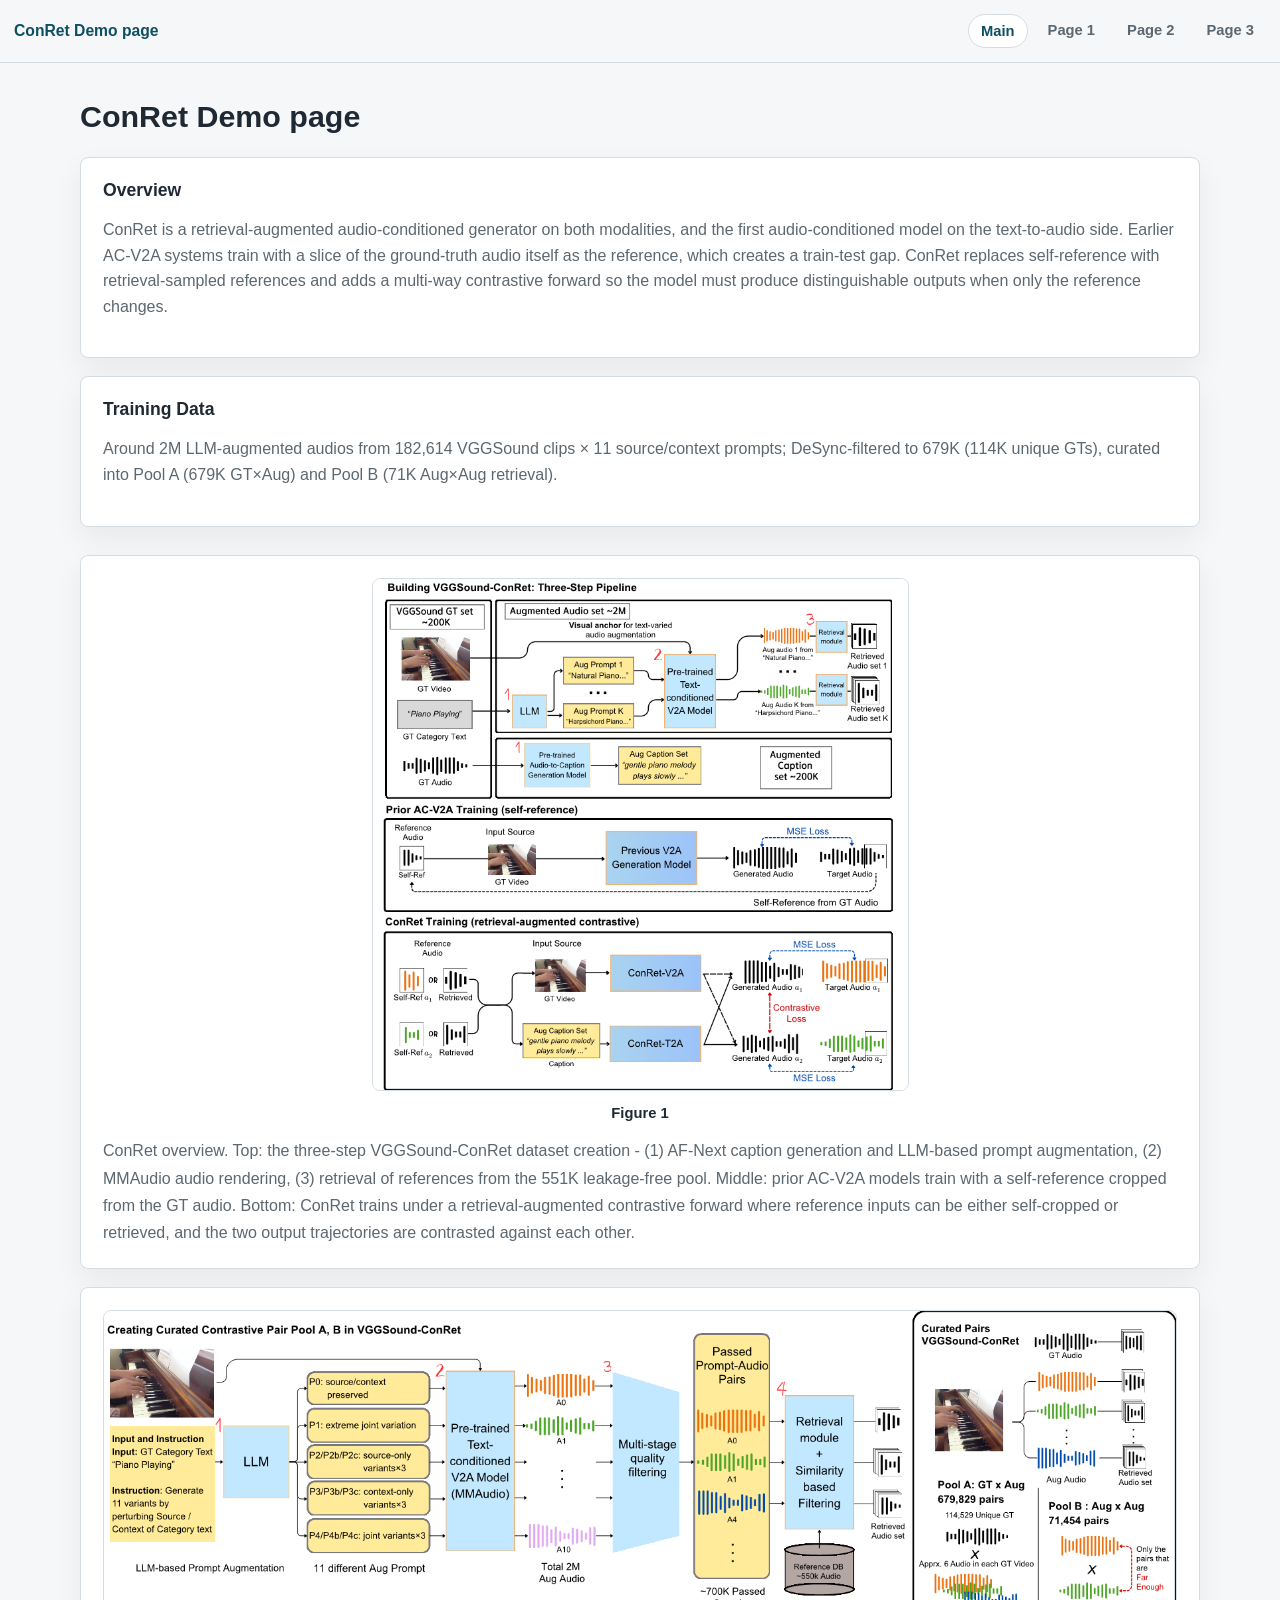
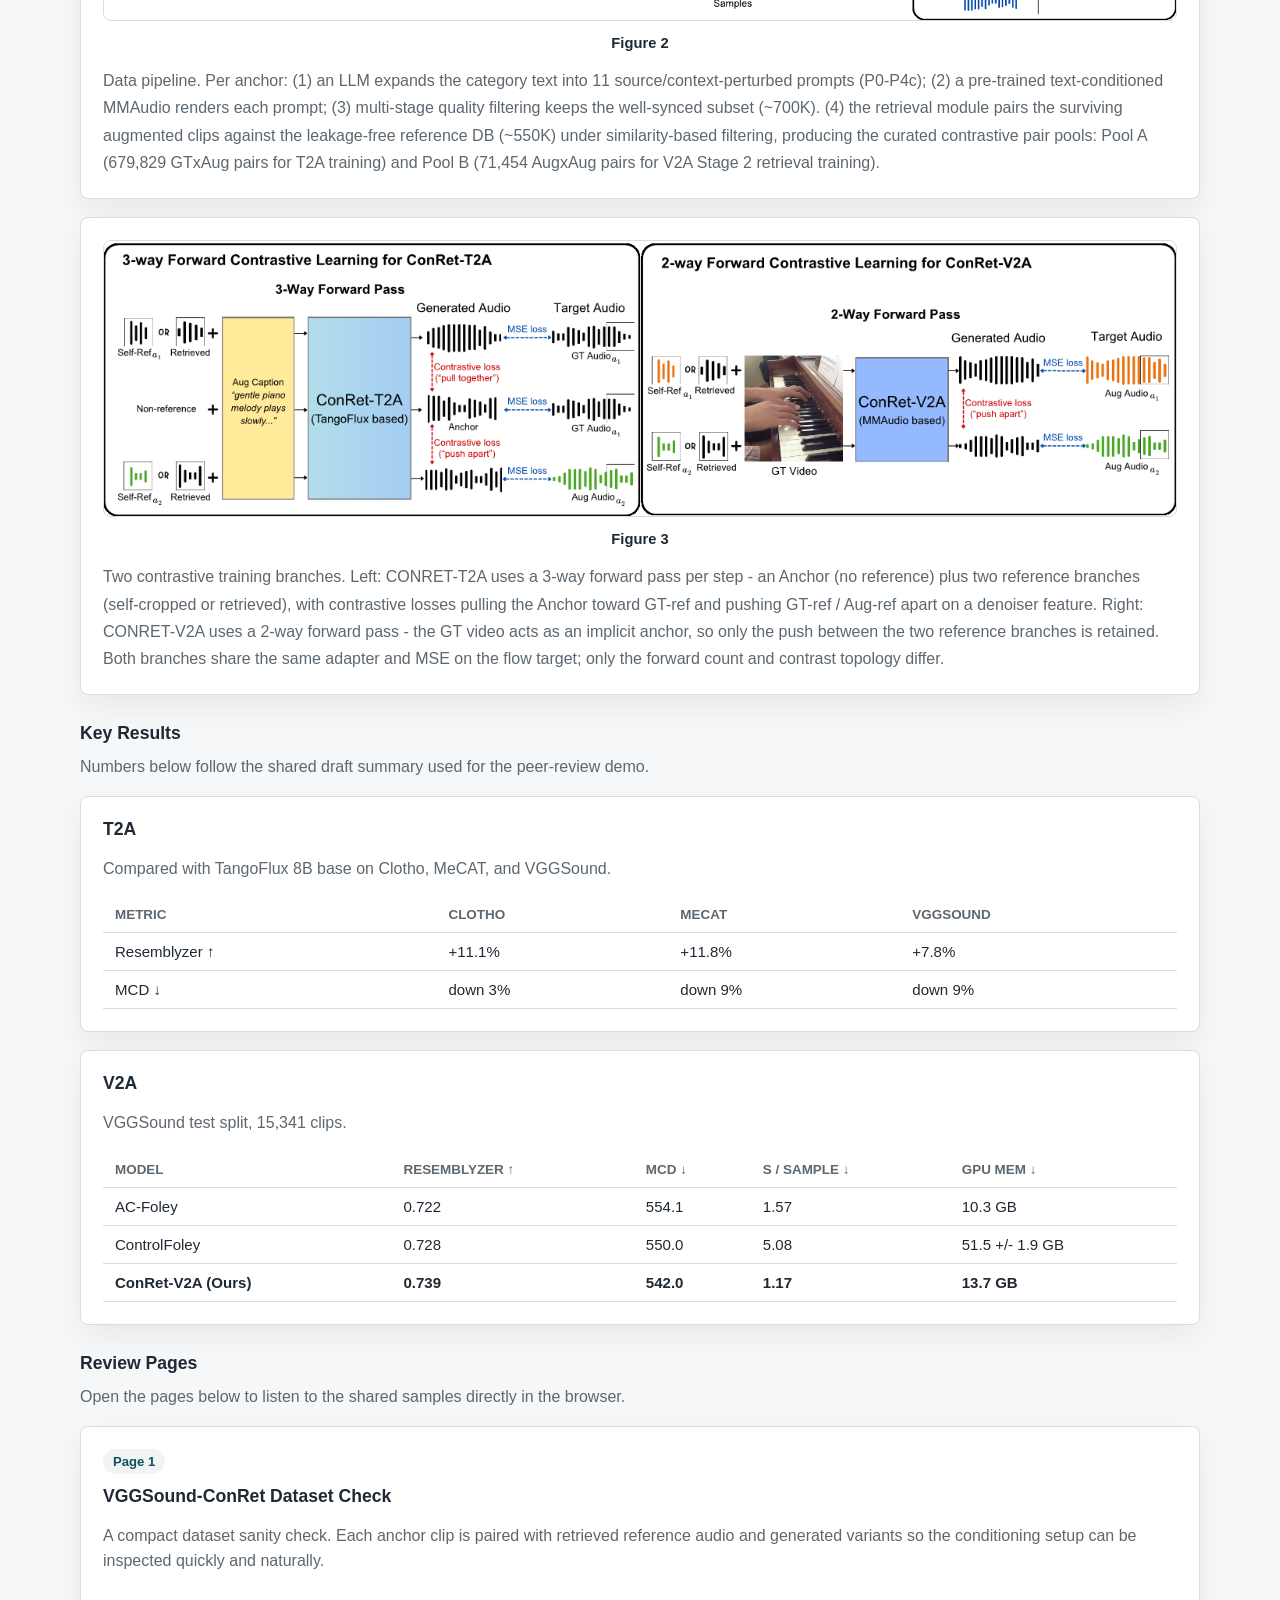
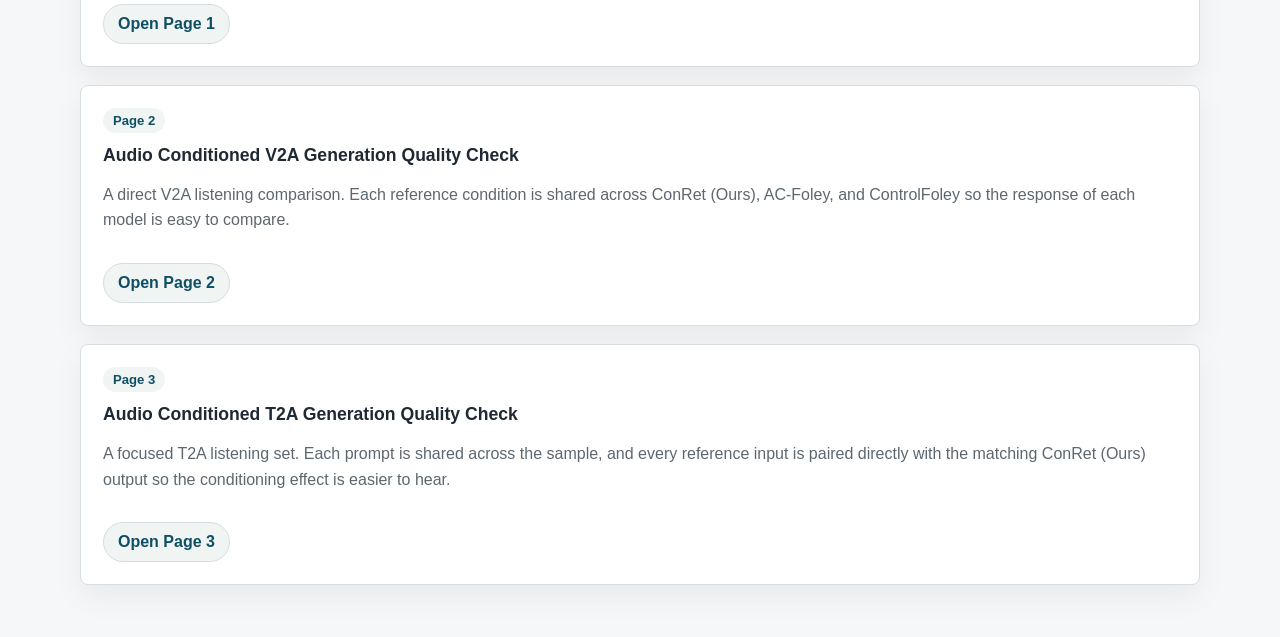
<file: index.html>
<!DOCTYPE html>
<html lang="en">
<head>
  <meta charset="UTF-8">
  <meta name="viewport" content="width=device-width, initial-scale=1.0">
  <title>ConRet Demo page</title>
  <link rel="stylesheet" href="styles.css">
</head>
<body class="landing-page">
  <div class="site-shell">
    <header class="site-header">
      <div class="site-header-inner">
        <a class="brand-link" href="index.html">ConRet Demo page</a>
        <nav class="site-nav" aria-label="Main navigation">
          <a class="is-active" href="index.html">Main</a>
          <a href="page1.html">Page 1</a>
          <a href="page2.html">Page 2</a>
          <a href="page3.html">Page 3</a>
        </nav>
      </div>
    </header>

    <main class="landing-main">
      <section class="landing-hero">
        <h1>ConRet Demo page</h1>
      </section>

      <section class="landing-grid">
        <article class="info-panel">
          <h2>Overview</h2>
          <p>
            ConRet is a retrieval-augmented audio-conditioned generator on both modalities, and the first
            audio-conditioned model on the text-to-audio side. Earlier AC-V2A systems train with a slice of
            the ground-truth audio itself as the reference, which creates a train-test gap. ConRet replaces
            self-reference with retrieval-sampled references and adds a multi-way contrastive forward so the
            model must produce distinguishable outputs when only the reference changes.
          </p>
        </article>

        <article class="info-panel">
          <h2>Training Data</h2>
          <p>
            Around 2M LLM-augmented audios from 182,614 VGGSound clips × 11 source/context prompts; 
            DeSync-filtered to 679K (114K unique GTs), curated into Pool A (679K GT×Aug) and Pool B (71K Aug×Aug retrieval).
          </p>
        </article>
      </section>

      <section class="figures-section">
        <div class="figure-stack">
          <article class="figure-panel is-compact">
            <a class="figure-viewer-link" href="figures/Figure1_1.png" target="_blank" rel="noopener">
              <div class="figure-viewer-wrap">
                <img class="figure-image" src="figures/Figure1_1.png" alt="Figure 1. ConRet overview.">
              </div>
            </a>
            <div class="figure-name">Figure 1</div>
            <p class="figure-caption">
              ConRet overview. Top: the three-step VGGSound-ConRet dataset creation -
              (1) AF-Next caption generation and LLM-based prompt augmentation, (2) MMAudio audio rendering,
              (3) retrieval of references from the 551K leakage-free pool. Middle: prior AC-V2A models train
              with a self-reference cropped from the GT audio. Bottom: ConRet trains under a retrieval-augmented
              contrastive forward where reference inputs can be either self-cropped or retrieved, and the two
              output trajectories are contrasted against each other.
            </p>
          </article>

          <article class="figure-panel">
            <a class="figure-viewer-link" href="figures/Figure2_1.png" target="_blank" rel="noopener">
              <div class="figure-viewer-wrap">
                <img class="figure-image" src="figures/Figure2_1.png" alt="Figure 2. Data pipeline.">
              </div>
            </a>
            <div class="figure-name">Figure 2</div>
            <p class="figure-caption">
              Data pipeline. Per anchor: (1) an LLM expands the category text into
              11 source/context-perturbed prompts (P0-P4c); (2) a pre-trained text-conditioned MMAudio renders
              each prompt; (3) multi-stage quality filtering keeps the well-synced subset (~700K). (4) the
              retrieval module pairs the surviving augmented clips against the leakage-free reference DB (~550K)
              under similarity-based filtering, producing the curated contrastive pair pools: Pool A (679,829
              GTxAug pairs for T2A training) and Pool B (71,454 AugxAug pairs for V2A Stage 2 retrieval training).
            </p>
          </article>

          <article class="figure-panel">
            <a class="figure-viewer-link" href="figures/Figure3_1.png" target="_blank" rel="noopener">
              <div class="figure-viewer-wrap">
                <img class="figure-image" src="figures/Figure3_1.png" alt="Figure 3. Two contrastive training branches.">
              </div>
            </a>
            <div class="figure-name">Figure 3</div>
            <p class="figure-caption">
              Two contrastive training branches. Left: CONRET-T2A uses a 3-way forward
              pass per step - an Anchor (no reference) plus two reference branches (self-cropped or retrieved),
              with contrastive losses pulling the Anchor toward GT-ref and pushing GT-ref / Aug-ref apart on a
              denoiser feature. Right: CONRET-V2A uses a 2-way forward pass - the GT video acts as an implicit
              anchor, so only the push between the two reference branches is retained. Both branches share the
              same adapter and MSE on the flow target; only the forward count and contrast topology differ.
            </p>
          </article>
        </div>
      </section>

      <section class="results-section">
        <div class="section-head">
          <h2>Key Results</h2>
          <p>Numbers below follow the shared draft summary used for the peer-review demo.</p>
        </div>

        <div class="results-grid">
          <article class="result-panel">
            <h3>T2A</h3>
            <p class="section-note">Compared with TangoFlux 8B base on Clotho, MeCAT, and VGGSound.</p>
            <div class="table-wrap">
              <table>
                <thead>
                  <tr>
                    <th>Metric</th>
                    <th>Clotho</th>
                    <th>MeCAT</th>
                    <th>VGGSound</th>
                  </tr>
                </thead>
                <tbody>
                  <tr>
                    <td>Resemblyzer &uarr;</td>
                    <td>+11.1%</td>
                    <td>+11.8%</td>
                    <td>+7.8%</td>
                  </tr>
                  <tr>
                    <td>MCD &darr;</td>
                    <td>down 3%</td>
                    <td>down 9%</td>
                    <td>down 9%</td>
                  </tr>
                </tbody>
              </table>
            </div>
          </article>

          <article class="result-panel">
            <h3>V2A</h3>
            <p class="section-note">VGGSound test split, 15,341 clips.</p>
            <div class="table-wrap">
              <table>
                <thead>
                  <tr>
                    <th>Model</th>
                    <th>Resemblyzer &uarr;</th>
                    <th>MCD &darr;</th>
                    <th>s / sample &darr;</th>
                    <th>GPU mem &darr;</th>
                  </tr>
                </thead>
                <tbody>
                  <tr>
                    <td>AC-Foley</td>
                    <td>0.722</td>
                    <td>554.1</td>
                    <td>1.57</td>
                    <td>10.3 GB</td>
                  </tr>
                  <tr>
                    <td>ControlFoley</td>
                    <td>0.728</td>
                    <td>550.0</td>
                    <td>5.08</td>
                    <td>51.5 +/- 1.9 GB</td>
                  </tr>
                  <tr>
                    <td><strong>ConRet-V2A (Ours)</strong></td>
                    <td><strong>0.739</strong></td>
                    <td><strong>542.0</strong></td>
                    <td><strong>1.17</strong></td>
                    <td><strong>13.7 GB</strong></td>
                  </tr>
                </tbody>
              </table>
            </div>
          </article>
        </div>
      </section>

      <section class="pages-section">
        <div class="section-head">
          <h2>Review Pages</h2>
          <p>Open the pages below to listen to the shared samples directly in the browser.</p>
        </div>

        <div class="page-card-grid">
          <article class="page-card">
            <span class="panel-tag">Page 1</span>
            <h3>VGGSound-ConRet Dataset Check</h3>
            <p>
              A compact dataset sanity check. Each anchor clip is paired with retrieved reference audio and generated
              variants so the conditioning setup can be inspected quickly and naturally.
            </p>
            <a class="demo-link" href="page1.html">Open Page 1</a>
          </article>

          <article class="page-card">
            <span class="panel-tag">Page 2</span>
            <h3>Audio Conditioned V2A Generation Quality Check</h3>
            <p>
              A direct V2A listening comparison. Each reference condition is shared across ConRet (Ours), AC-Foley,
              and ControlFoley so the response of each model is easy to compare.
            </p>
            <a class="demo-link" href="page2.html">Open Page 2</a>
          </article>

          <article class="page-card">
            <span class="panel-tag">Page 3</span>
            <h3>Audio Conditioned T2A Generation Quality Check</h3>
            <p>
              A focused T2A listening set. Each prompt is shared across the sample, and every reference input is paired
              directly with the matching ConRet (Ours) output so the conditioning effect is easier to hear.
            </p>
            <a class="demo-link" href="page3.html">Open Page 3</a>
          </article>
        </div>
      </section>

    </main>
  </div>
</body>
</html>
</file>
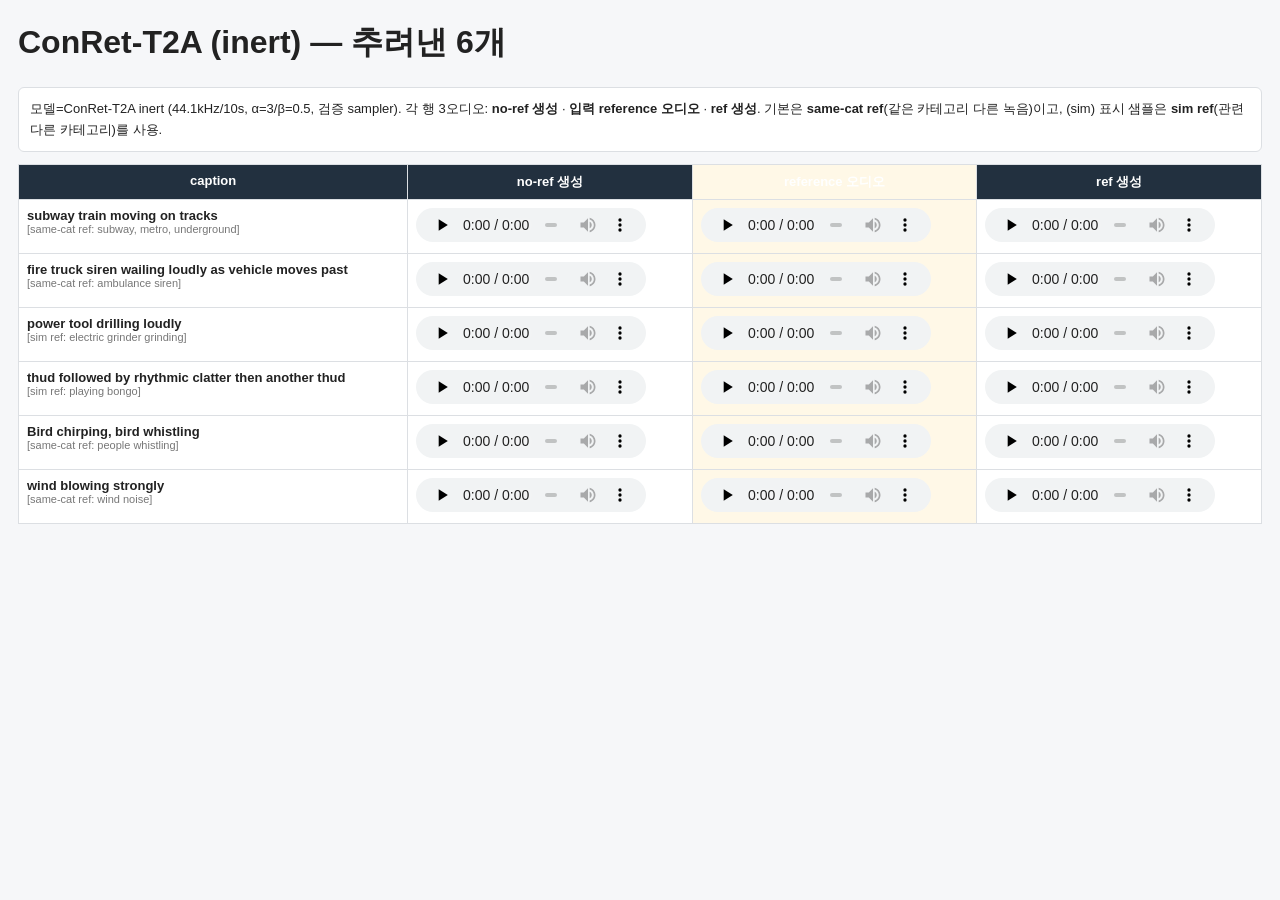
<file: inert_picked6/index.html>
<!DOCTYPE html><html><head><meta charset=utf-8><title>ConRet-T2A inert — picked 6 (no-ref / ref-audio / ref-gen)</title>
<style>body{font-family:sans-serif;margin:18px;background:#f6f7f9;color:#222}table{border-collapse:collapse;width:100%;background:#fff;font-size:13px}th,td{border:1px solid #dcdfe3;padding:8px;vertical-align:top}th{background:#22303f;color:#fff}audio{width:230px;height:34px}.cap{font-weight:600;max-width:340px}.sub{font-size:11px;color:#777;font-weight:400}.refcell{background:#fff8e7}.note{background:#fff;border:1px solid #dcdfe3;border-radius:6px;padding:11px;font-size:13px;margin-bottom:12px;line-height:1.6}</style></head><body>
<h1>ConRet-T2A (inert) — 추려낸 6개</h1>
<div class=note>모델=ConRet-T2A inert (44.1kHz/10s, α=3/β=0.5, 검증 sampler). 각 행 3오디오: <b>no-ref 생성</b> · <b>입력 reference 오디오</b> · <b>ref 생성</b>. 기본은 <b>same-cat ref</b>(같은 카테고리 다른 녹음)이고, (sim) 표시 샘플은 <b>sim ref</b>(관련 다른 카테고리)를 사용.</div>
<table><tr><th class=cap>caption</th><th>no-ref 생성</th><th class=refcell>reference 오디오</th><th>ref 생성</th></tr>
<tr><td class=cap>subway train moving on tracks<div class=sub>[same-cat ref: subway, metro, underground]</div></td><td><audio controls preload=none src="01_noref.wav"></audio></td><td class=refcell><audio controls preload=none src="01_refaudio.wav"></audio></td><td><audio controls preload=none src="01_refgen.wav"></audio></td></tr>
<tr><td class=cap>fire truck siren wailing loudly as vehicle moves past<div class=sub>[same-cat ref: ambulance siren]</div></td><td><audio controls preload=none src="02_noref.wav"></audio></td><td class=refcell><audio controls preload=none src="02_refaudio.wav"></audio></td><td><audio controls preload=none src="02_refgen.wav"></audio></td></tr>
<tr><td class=cap>power tool drilling loudly<div class=sub>[sim ref: electric grinder grinding]</div></td><td><audio controls preload=none src="03_noref.wav"></audio></td><td class=refcell><audio controls preload=none src="03_refaudio.wav"></audio></td><td><audio controls preload=none src="03_refgen.wav"></audio></td></tr>
<tr><td class=cap>thud followed by rhythmic clatter then another thud<div class=sub>[sim ref: playing bongo]</div></td><td><audio controls preload=none src="04_noref.wav"></audio></td><td class=refcell><audio controls preload=none src="04_refaudio.wav"></audio></td><td><audio controls preload=none src="04_refgen.wav"></audio></td></tr>
<tr><td class=cap>Bird chirping, bird whistling<div class=sub>[same-cat ref: people whistling]</div></td><td><audio controls preload=none src="05_noref.wav"></audio></td><td class=refcell><audio controls preload=none src="05_refaudio.wav"></audio></td><td><audio controls preload=none src="05_refgen.wav"></audio></td></tr>
<tr><td class=cap>wind blowing strongly<div class=sub>[same-cat ref: wind noise]</div></td><td><audio controls preload=none src="06_noref.wav"></audio></td><td class=refcell><audio controls preload=none src="06_refaudio.wav"></audio></td><td><audio controls preload=none src="06_refgen.wav"></audio></td></tr>
</table></body></html>
</file>
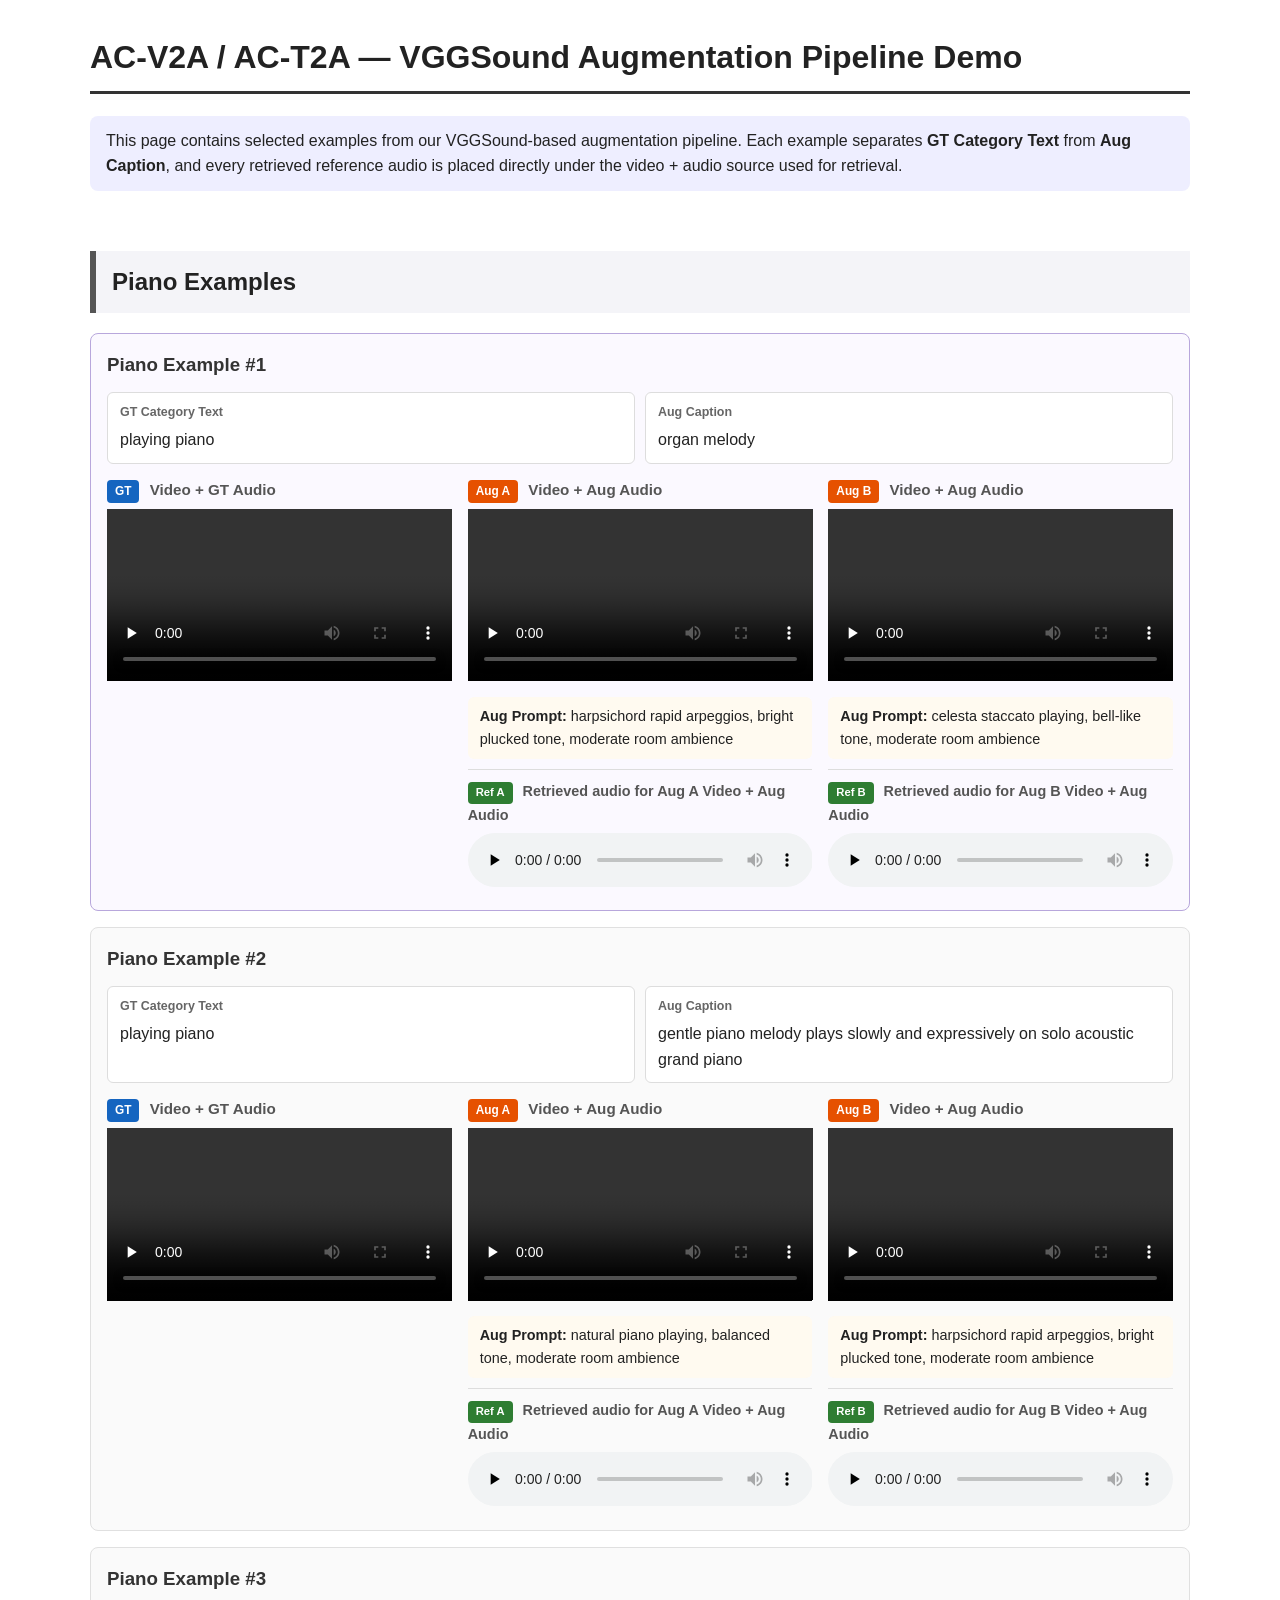
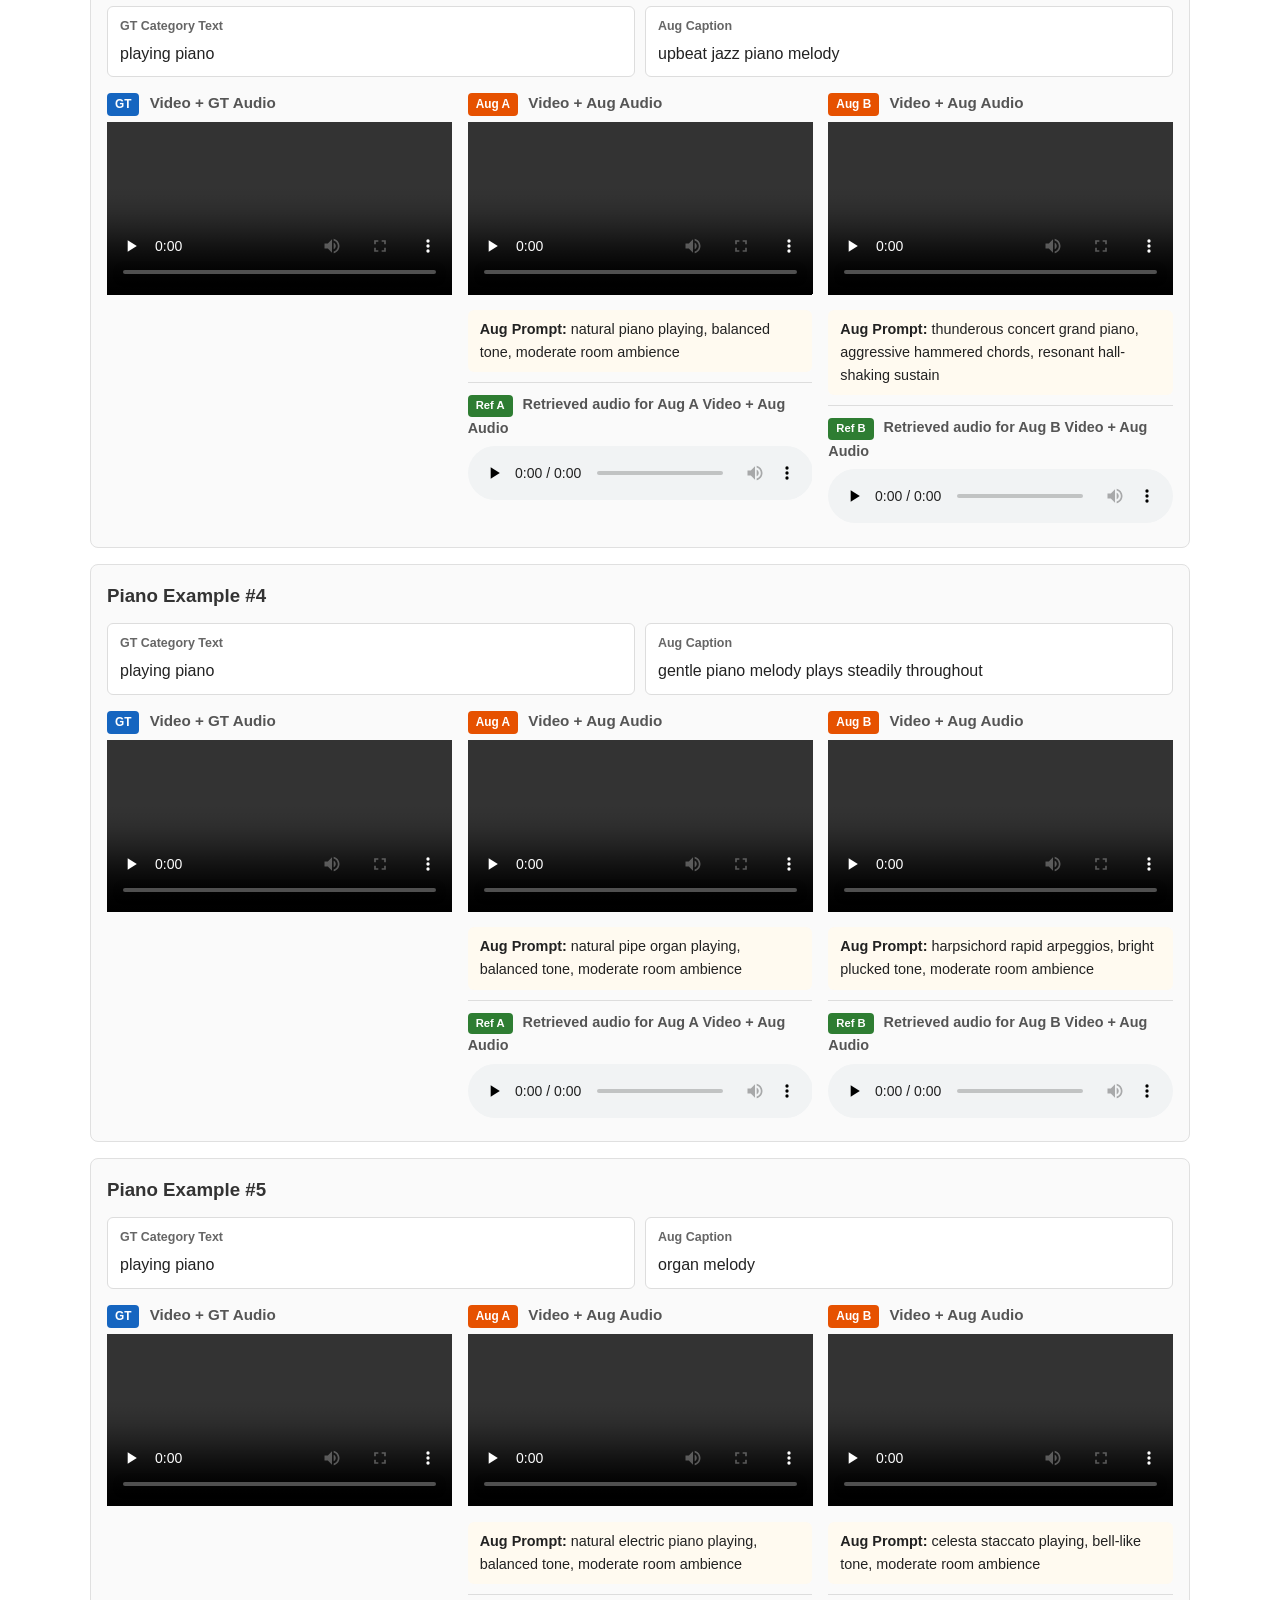
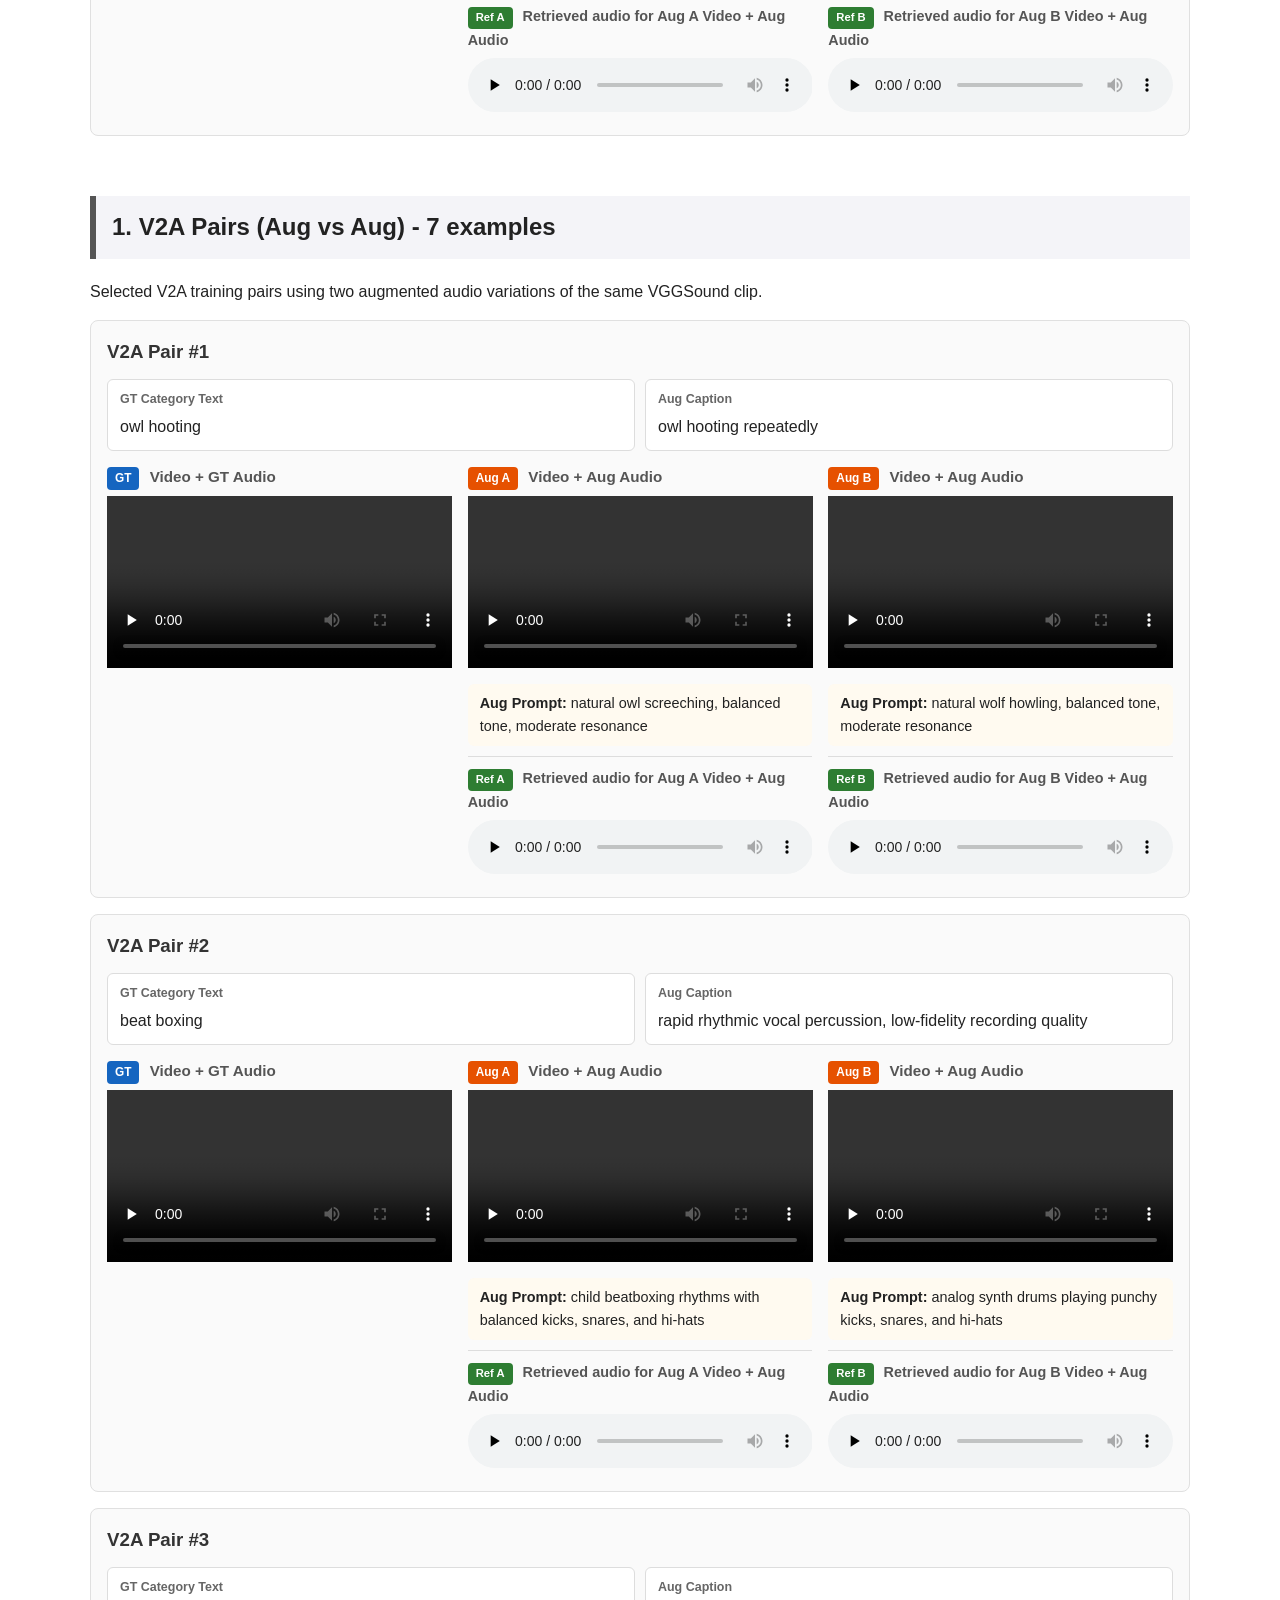
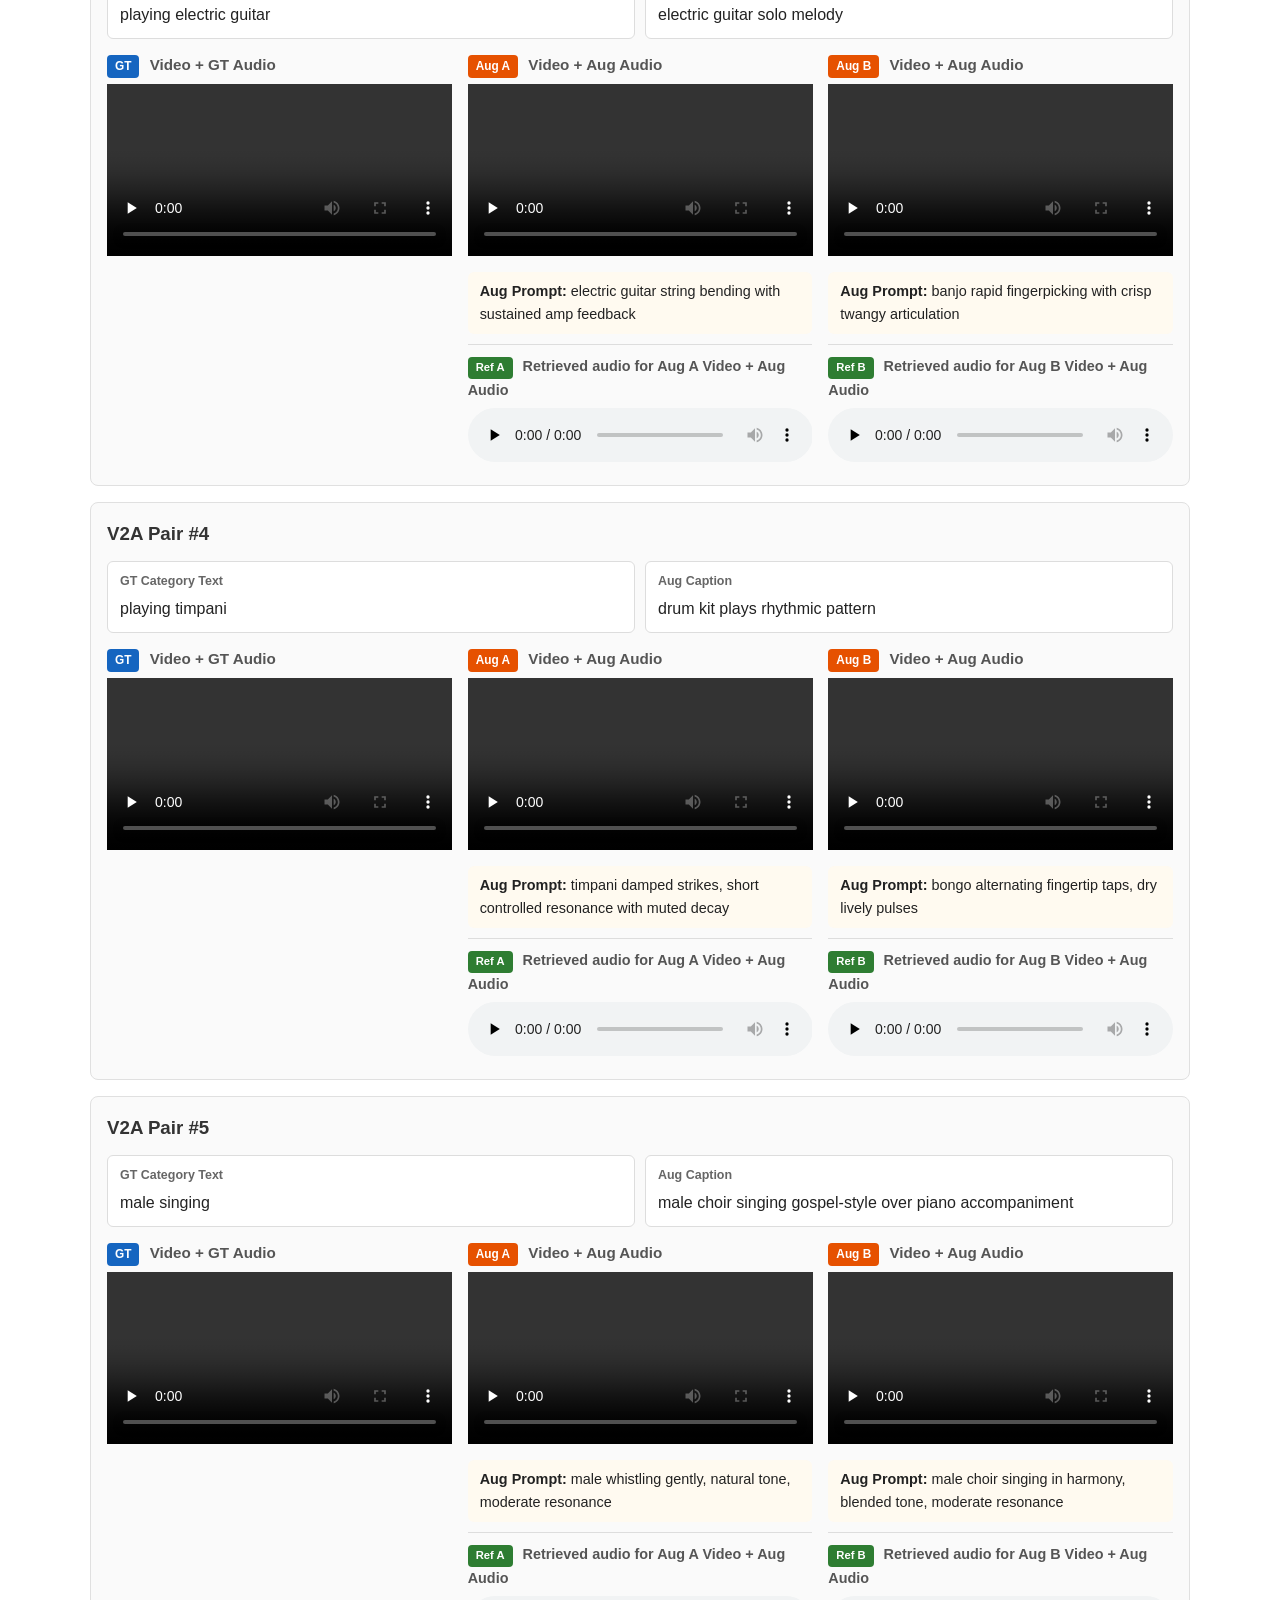
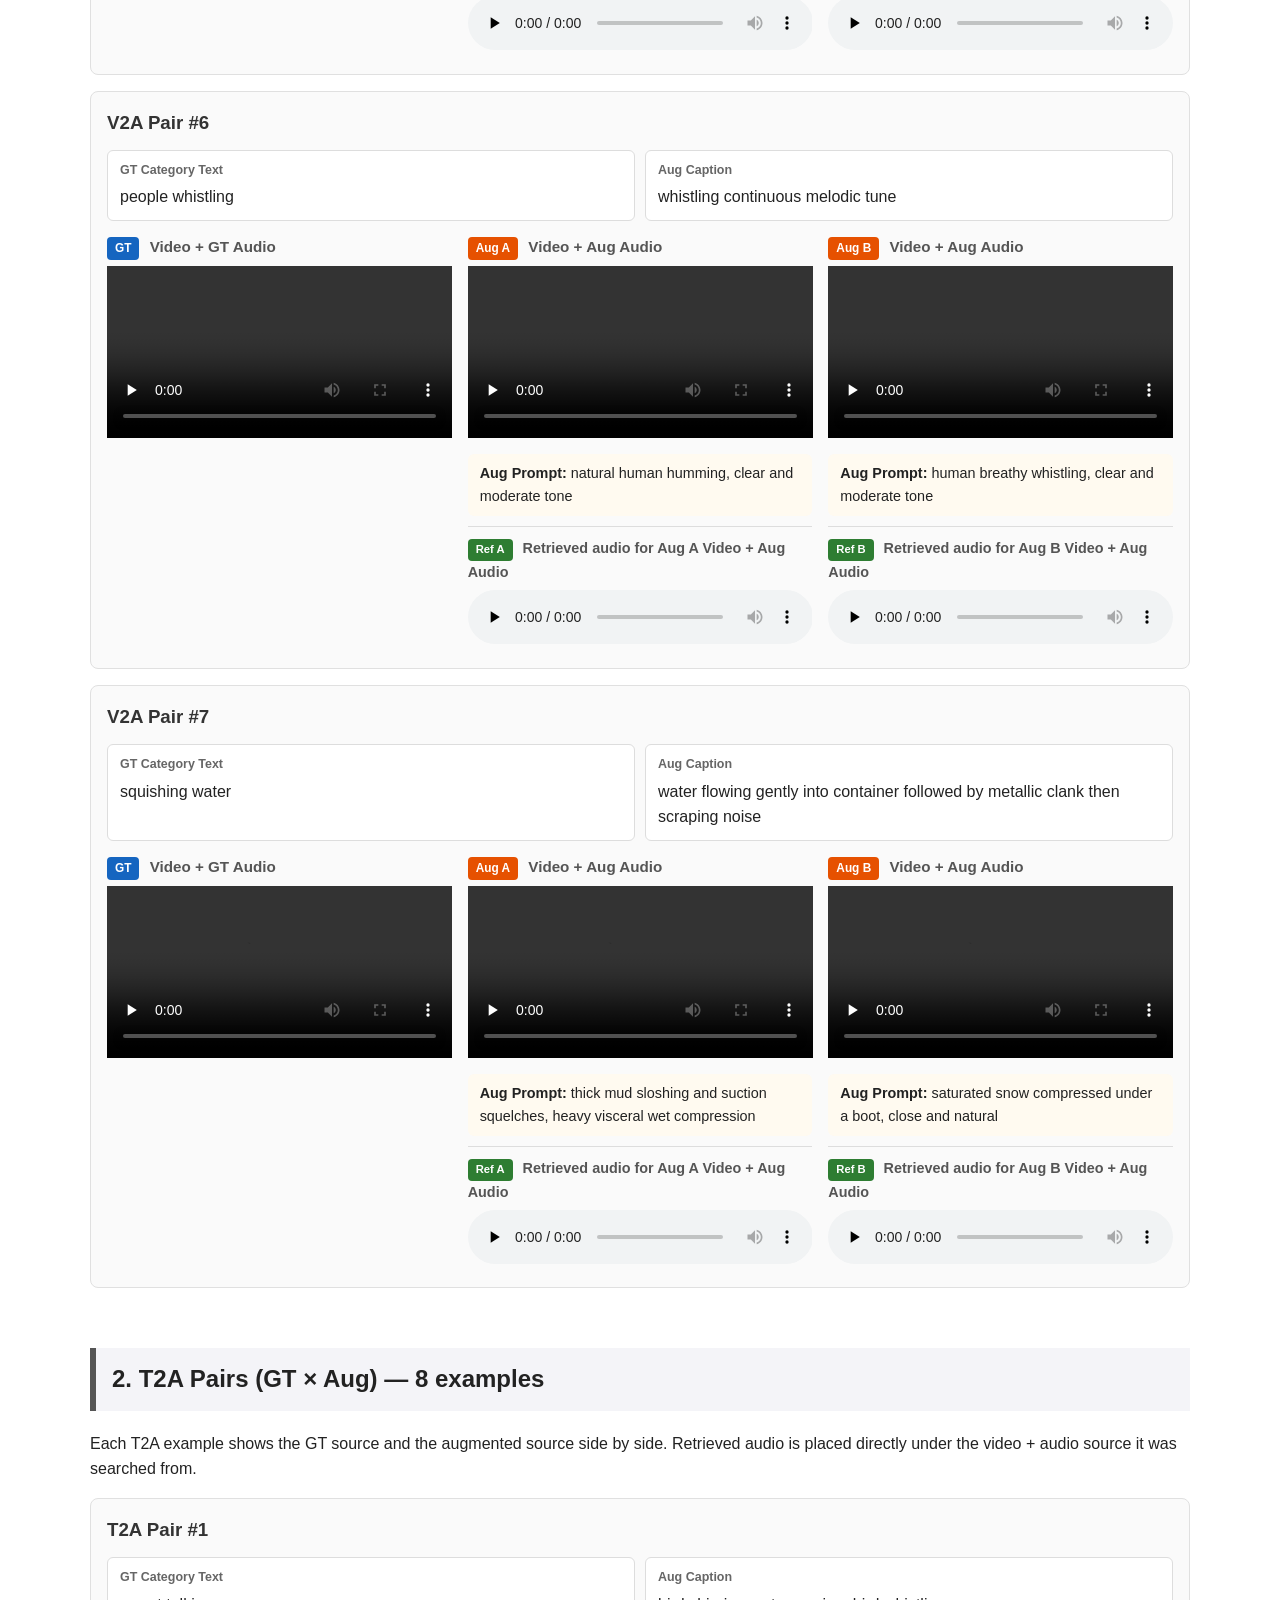
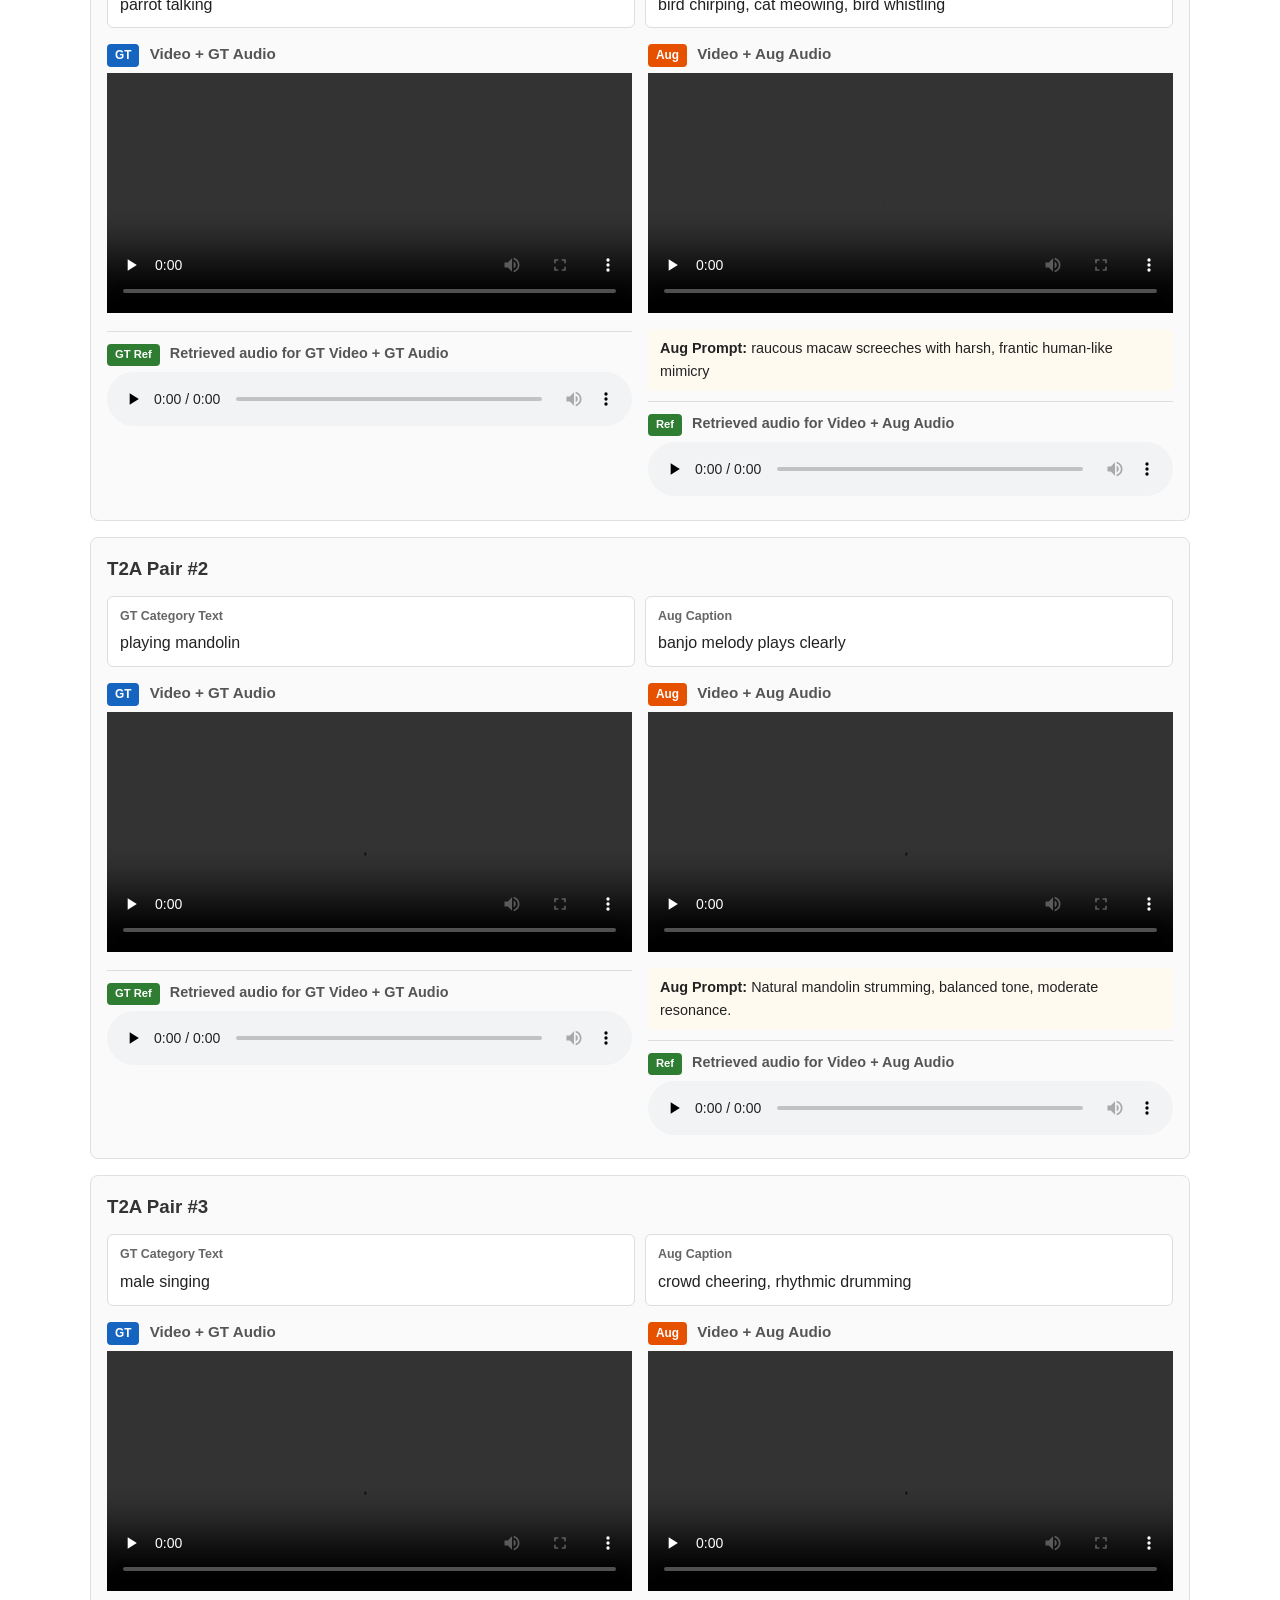
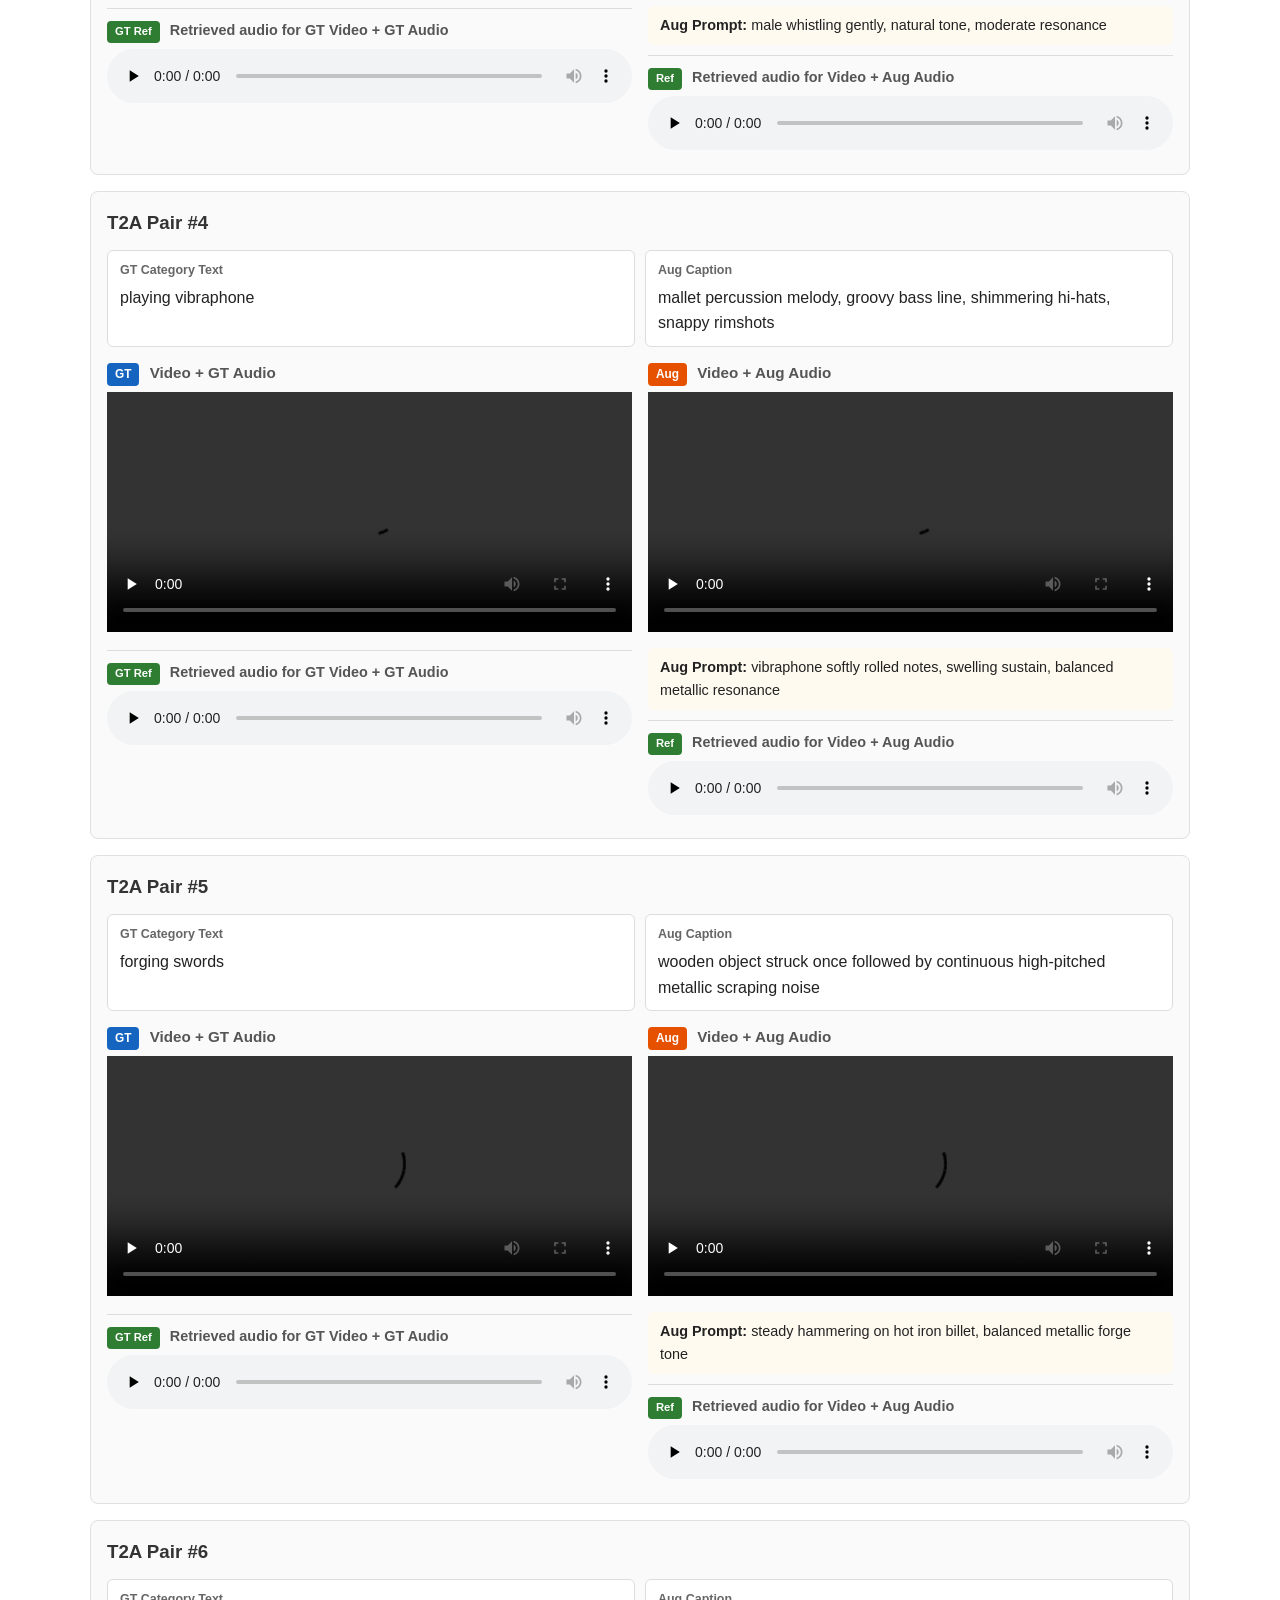
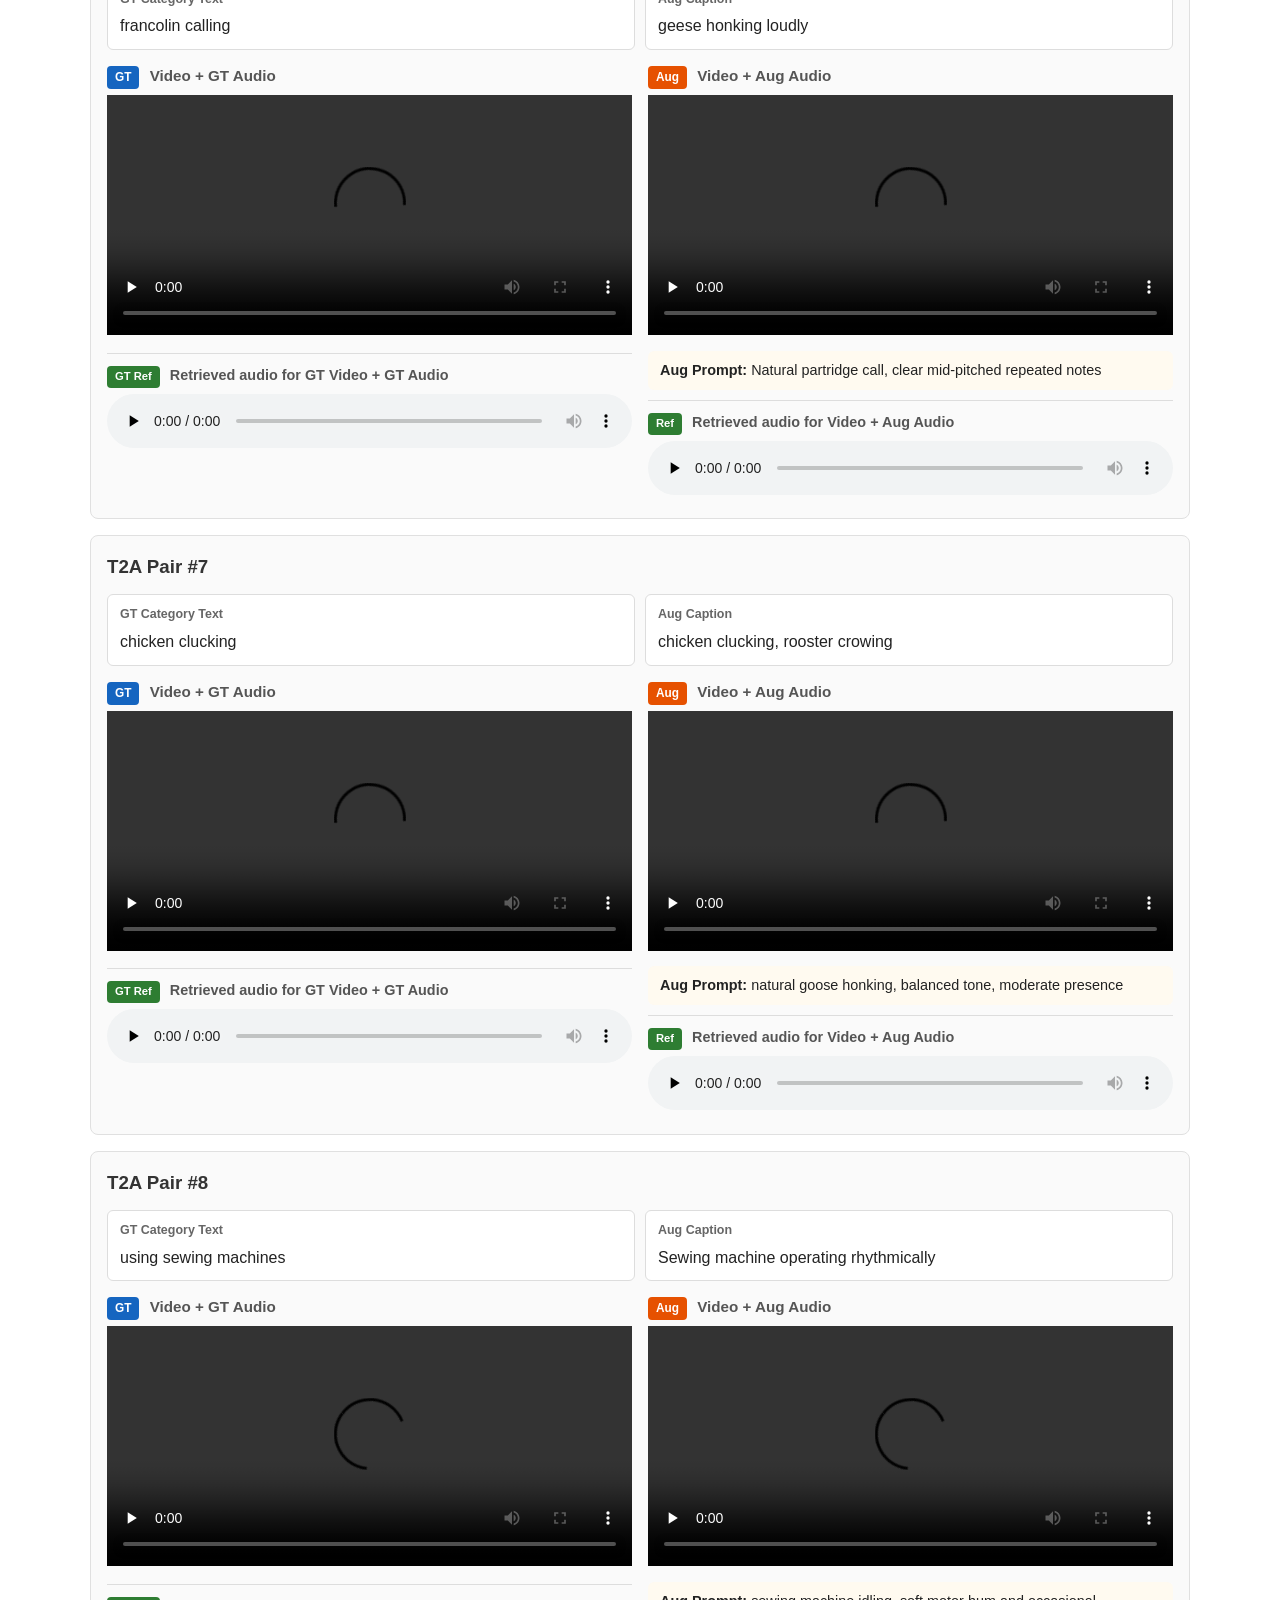
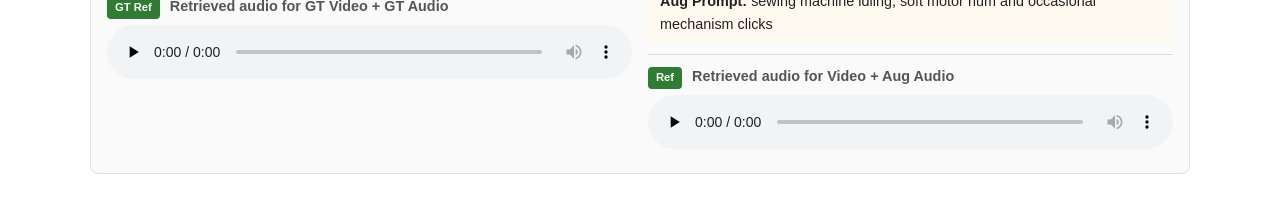
<file: web_demo_selected/index.html>
<!DOCTYPE html>
<html lang="ko">
<head>
<meta charset="utf-8">
<title>VGGSound Augmentation Web Demo</title>
<style>
body { font-family: -apple-system, BlinkMacSystemFont, "Segoe UI", sans-serif; max-width: 1100px; margin: 32px auto; padding: 0 16px; line-height: 1.6; color: #222; }
h1 { border-bottom: 3px solid #333; padding-bottom: 8px; }
h2 { margin-top: 2.5em; padding: 12px 16px; background: #f4f4f8; border-left: 6px solid #555; }
.example { border: 1px solid #e0e0e0; border-radius: 8px; padding: 16px; margin: 16px 0; background: #fafafa; }
.example.representative { border-color: #b8a7dc; background: #fbf9ff; }
.example h3 { margin: 0 0 12px 0; color: #333; }
.example-meta { display: grid; grid-template-columns: repeat(2, minmax(0, 1fr)); gap: 10px; margin: 8px 0 14px; }
.example-meta > div { background: #fff; border: 1px solid #ddd; border-radius: 6px; padding: 10px 12px; }
.meta-label { display: block; color: #666; font-size: 0.78em; font-weight: 700; letter-spacing: 0; }
.example-meta p { margin: 4px 0 0; }
.row { display: flex; gap: 16px; flex-wrap: wrap; margin-top: 12px; }
.row3 { display: grid; grid-template-columns: repeat(3, minmax(0, 1fr)); gap: 16px; margin-top: 12px; }
.two-up .col { min-width: 320px; }
@media (max-width: 900px) { .row3, .example-meta { grid-template-columns: 1fr; } }
.col { flex: 1; min-width: 280px; }
.col h4 { margin: 0 0 6px 0; font-size: 0.95em; color: #555; }
.label { display: inline-block; padding: 2px 8px; border-radius: 4px; background: #444; color: white; font-size: 0.78em; margin-right: 6px; }
.label.gt { background: #1565c0; }
.label.aug { background: #e65100; }
.label.ref { background: #2e7d32; }
.label.piano { background: #6a1b9a; }
.prompt { background: #fffaf0; padding: 8px 12px; border-radius: 6px; margin: 8px 0; font-size: 0.9em; }
.reference-block { margin-top: 10px; padding-top: 10px; border-top: 1px solid #ddd; }
.reference-block h5 { margin: 0 0 6px; color: #555; font-size: 0.9em; font-weight: 600; }
audio, video { width: 100%; }
video { max-height: 240px; background: #000; }
.intro { background: #eef; padding: 12px 16px; border-radius: 8px; margin-bottom: 20px; }
</style>
</head>
<body>
<h1>AC-V2A / AC-T2A — VGGSound Augmentation Pipeline Demo</h1>
<div class="intro">
This page contains selected examples from our VGGSound-based augmentation pipeline. Each example separates <b>GT Category Text</b> from <b>Aug Caption</b>, and every retrieved reference audio is placed directly under the video + audio source used for retrieval.
</div>

<h2>Piano Examples</h2>

<div class="example representative">
<h3>Piano Example #1</h3>

<div class="example-meta">
  <div>
    <span class="meta-label">GT Category Text</span>
    <p>playing piano</p>
  </div>
  <div>
    <span class="meta-label">Aug Caption</span>
    <p>organ melody</p>
  </div>
</div>
<div class="row3">
  <div class="col">
    
<h4><span class="label gt">GT</span> Video + GT Audio</h4>
<video controls preload="none" data-media-src="assets/piano/ex00/video_gt.mp4"></video>
  </div>
  <div class="col">
    
<h4><span class="label aug">Aug A</span> Video + Aug Audio</h4>
<video controls preload="none" data-media-src="assets/piano/ex00/video_aug_a.mp4"></video>
    
<div class="prompt"><b>Aug Prompt:</b> harpsichord rapid arpeggios, bright plucked tone, moderate room ambience</div>
    
<div class="reference-block">
  <h5><span class="label ref">Ref A</span> Retrieved audio for Aug A Video + Aug Audio</h5>
  <audio controls preload="none" data-media-src="assets/piano/ex00/ref_a.wav"></audio>
</div>
  </div>
  <div class="col">
    
<h4><span class="label aug">Aug B</span> Video + Aug Audio</h4>
<video controls preload="none" data-media-src="assets/piano/ex00/video_aug_b.mp4"></video>
    
<div class="prompt"><b>Aug Prompt:</b> celesta staccato playing, bell-like tone, moderate room ambience</div>
    
<div class="reference-block">
  <h5><span class="label ref">Ref B</span> Retrieved audio for Aug B Video + Aug Audio</h5>
  <audio controls preload="none" data-media-src="assets/piano/ex00/ref_b.wav"></audio>
</div>
  </div>
</div>
</div>

<div class="example">
<h3>Piano Example #2</h3>

<div class="example-meta">
  <div>
    <span class="meta-label">GT Category Text</span>
    <p>playing piano</p>
  </div>
  <div>
    <span class="meta-label">Aug Caption</span>
    <p>gentle piano melody plays slowly and expressively on solo acoustic grand piano</p>
  </div>
</div>
<div class="row3">
  <div class="col">
    
<h4><span class="label gt">GT</span> Video + GT Audio</h4>
<video controls preload="none" data-media-src="assets/piano/ex01/video_gt.mp4"></video>
  </div>
  <div class="col">
    
<h4><span class="label aug">Aug A</span> Video + Aug Audio</h4>
<video controls preload="none" data-media-src="assets/piano/ex01/video_aug_a.mp4"></video>
    
<div class="prompt"><b>Aug Prompt:</b> natural piano playing, balanced tone, moderate room ambience</div>
    
<div class="reference-block">
  <h5><span class="label ref">Ref A</span> Retrieved audio for Aug A Video + Aug Audio</h5>
  <audio controls preload="none" data-media-src="assets/piano/ex01/ref_a.wav"></audio>
</div>
  </div>
  <div class="col">
    
<h4><span class="label aug">Aug B</span> Video + Aug Audio</h4>
<video controls preload="none" data-media-src="assets/piano/ex01/video_aug_b.mp4"></video>
    
<div class="prompt"><b>Aug Prompt:</b> harpsichord rapid arpeggios, bright plucked tone, moderate room ambience</div>
    
<div class="reference-block">
  <h5><span class="label ref">Ref B</span> Retrieved audio for Aug B Video + Aug Audio</h5>
  <audio controls preload="none" data-media-src="assets/piano/ex01/ref_b.wav"></audio>
</div>
  </div>
</div>
</div>

<div class="example">
<h3>Piano Example #3</h3>

<div class="example-meta">
  <div>
    <span class="meta-label">GT Category Text</span>
    <p>playing piano</p>
  </div>
  <div>
    <span class="meta-label">Aug Caption</span>
    <p>upbeat jazz piano melody</p>
  </div>
</div>
<div class="row3">
  <div class="col">
    
<h4><span class="label gt">GT</span> Video + GT Audio</h4>
<video controls preload="none" data-media-src="assets/piano/ex02/video_gt.mp4"></video>
  </div>
  <div class="col">
    
<h4><span class="label aug">Aug A</span> Video + Aug Audio</h4>
<video controls preload="none" data-media-src="assets/piano/ex02/video_aug_a.mp4"></video>
    
<div class="prompt"><b>Aug Prompt:</b> natural piano playing, balanced tone, moderate room ambience</div>
    
<div class="reference-block">
  <h5><span class="label ref">Ref A</span> Retrieved audio for Aug A Video + Aug Audio</h5>
  <audio controls preload="none" data-media-src="assets/piano/ex02/ref_a.wav"></audio>
</div>
  </div>
  <div class="col">
    
<h4><span class="label aug">Aug B</span> Video + Aug Audio</h4>
<video controls preload="none" data-media-src="assets/piano/ex02/video_aug_b.mp4"></video>
    
<div class="prompt"><b>Aug Prompt:</b> thunderous concert grand piano, aggressive hammered chords, resonant hall-shaking sustain</div>
    
<div class="reference-block">
  <h5><span class="label ref">Ref B</span> Retrieved audio for Aug B Video + Aug Audio</h5>
  <audio controls preload="none" data-media-src="assets/piano/ex02/ref_b.wav"></audio>
</div>
  </div>
</div>
</div>

<div class="example">
<h3>Piano Example #4</h3>

<div class="example-meta">
  <div>
    <span class="meta-label">GT Category Text</span>
    <p>playing piano</p>
  </div>
  <div>
    <span class="meta-label">Aug Caption</span>
    <p>gentle piano melody plays steadily throughout</p>
  </div>
</div>
<div class="row3">
  <div class="col">
    
<h4><span class="label gt">GT</span> Video + GT Audio</h4>
<video controls preload="none" data-media-src="assets/piano/ex03/video_gt.mp4"></video>
  </div>
  <div class="col">
    
<h4><span class="label aug">Aug A</span> Video + Aug Audio</h4>
<video controls preload="none" data-media-src="assets/piano/ex03/video_aug_a.mp4"></video>
    
<div class="prompt"><b>Aug Prompt:</b> natural pipe organ playing, balanced tone, moderate room ambience</div>
    
<div class="reference-block">
  <h5><span class="label ref">Ref A</span> Retrieved audio for Aug A Video + Aug Audio</h5>
  <audio controls preload="none" data-media-src="assets/piano/ex03/ref_a.wav"></audio>
</div>
  </div>
  <div class="col">
    
<h4><span class="label aug">Aug B</span> Video + Aug Audio</h4>
<video controls preload="none" data-media-src="assets/piano/ex03/video_aug_b.mp4"></video>
    
<div class="prompt"><b>Aug Prompt:</b> harpsichord rapid arpeggios, bright plucked tone, moderate room ambience</div>
    
<div class="reference-block">
  <h5><span class="label ref">Ref B</span> Retrieved audio for Aug B Video + Aug Audio</h5>
  <audio controls preload="none" data-media-src="assets/piano/ex03/ref_b.wav"></audio>
</div>
  </div>
</div>
</div>

<div class="example">
<h3>Piano Example #5</h3>

<div class="example-meta">
  <div>
    <span class="meta-label">GT Category Text</span>
    <p>playing piano</p>
  </div>
  <div>
    <span class="meta-label">Aug Caption</span>
    <p>organ melody</p>
  </div>
</div>
<div class="row3">
  <div class="col">
    
<h4><span class="label gt">GT</span> Video + GT Audio</h4>
<video controls preload="none" data-media-src="assets/piano/ex04/video_gt.mp4"></video>
  </div>
  <div class="col">
    
<h4><span class="label aug">Aug A</span> Video + Aug Audio</h4>
<video controls preload="none" data-media-src="assets/piano/ex04/video_aug_a.mp4"></video>
    
<div class="prompt"><b>Aug Prompt:</b> natural electric piano playing, balanced tone, moderate room ambience</div>
    
<div class="reference-block">
  <h5><span class="label ref">Ref A</span> Retrieved audio for Aug A Video + Aug Audio</h5>
  <audio controls preload="none" data-media-src="assets/piano/ex04/ref_a.wav"></audio>
</div>
  </div>
  <div class="col">
    
<h4><span class="label aug">Aug B</span> Video + Aug Audio</h4>
<video controls preload="none" data-media-src="assets/piano/ex04/video_aug_b.mp4"></video>
    
<div class="prompt"><b>Aug Prompt:</b> celesta staccato playing, bell-like tone, moderate room ambience</div>
    
<div class="reference-block">
  <h5><span class="label ref">Ref B</span> Retrieved audio for Aug B Video + Aug Audio</h5>
  <audio controls preload="none" data-media-src="assets/piano/ex04/ref_b.wav"></audio>
</div>
  </div>
</div>
</div>

<h2>1. V2A Pairs (Aug vs Aug) - 7 examples</h2>
<p>Selected V2A training pairs using two augmented audio variations of the same VGGSound clip.</p>

<div class="example">
<h3>V2A Pair #1</h3>

<div class="example-meta">
  <div>
    <span class="meta-label">GT Category Text</span>
    <p>owl hooting</p>
  </div>
  <div>
    <span class="meta-label">Aug Caption</span>
    <p>owl hooting repeatedly</p>
  </div>
</div>
<div class="row3">
  <div class="col">
    
<h4><span class="label gt">GT</span> Video + GT Audio</h4>
<video controls preload="none" data-media-src="assets/v2a/ex00/video_gt.mp4"></video>
  </div>
  <div class="col">
    
<h4><span class="label aug">Aug A</span> Video + Aug Audio</h4>
<video controls preload="none" data-media-src="assets/v2a/ex00/video_aug_a.mp4"></video>
    
<div class="prompt"><b>Aug Prompt:</b> natural owl screeching, balanced tone, moderate resonance</div>
    
<div class="reference-block">
  <h5><span class="label ref">Ref A</span> Retrieved audio for Aug A Video + Aug Audio</h5>
  <audio controls preload="none" data-media-src="assets/v2a/ex00/ref_a.wav"></audio>
</div>
  </div>
  <div class="col">
    
<h4><span class="label aug">Aug B</span> Video + Aug Audio</h4>
<video controls preload="none" data-media-src="assets/v2a/ex00/video_aug_b.mp4"></video>
    
<div class="prompt"><b>Aug Prompt:</b> natural wolf howling, balanced tone, moderate resonance</div>
    
<div class="reference-block">
  <h5><span class="label ref">Ref B</span> Retrieved audio for Aug B Video + Aug Audio</h5>
  <audio controls preload="none" data-media-src="assets/v2a/ex00/ref_b.wav"></audio>
</div>
  </div>
</div>
</div>

<div class="example">
<h3>V2A Pair #2</h3>

<div class="example-meta">
  <div>
    <span class="meta-label">GT Category Text</span>
    <p>beat boxing</p>
  </div>
  <div>
    <span class="meta-label">Aug Caption</span>
    <p>rapid rhythmic vocal percussion, low-fidelity recording quality</p>
  </div>
</div>
<div class="row3">
  <div class="col">
    
<h4><span class="label gt">GT</span> Video + GT Audio</h4>
<video controls preload="none" data-media-src="assets/v2a/ex01/video_gt.mp4"></video>
  </div>
  <div class="col">
    
<h4><span class="label aug">Aug A</span> Video + Aug Audio</h4>
<video controls preload="none" data-media-src="assets/v2a/ex01/video_aug_a.mp4"></video>
    
<div class="prompt"><b>Aug Prompt:</b> child beatboxing rhythms with balanced kicks, snares, and hi-hats</div>
    
<div class="reference-block">
  <h5><span class="label ref">Ref A</span> Retrieved audio for Aug A Video + Aug Audio</h5>
  <audio controls preload="none" data-media-src="assets/v2a/ex01/ref_a.wav"></audio>
</div>
  </div>
  <div class="col">
    
<h4><span class="label aug">Aug B</span> Video + Aug Audio</h4>
<video controls preload="none" data-media-src="assets/v2a/ex01/video_aug_b.mp4"></video>
    
<div class="prompt"><b>Aug Prompt:</b> analog synth drums playing punchy kicks, snares, and hi-hats</div>
    
<div class="reference-block">
  <h5><span class="label ref">Ref B</span> Retrieved audio for Aug B Video + Aug Audio</h5>
  <audio controls preload="none" data-media-src="assets/v2a/ex01/ref_b.wav"></audio>
</div>
  </div>
</div>
</div>

<div class="example">
<h3>V2A Pair #3</h3>

<div class="example-meta">
  <div>
    <span class="meta-label">GT Category Text</span>
    <p>playing electric guitar</p>
  </div>
  <div>
    <span class="meta-label">Aug Caption</span>
    <p>electric guitar solo melody</p>
  </div>
</div>
<div class="row3">
  <div class="col">
    
<h4><span class="label gt">GT</span> Video + GT Audio</h4>
<video controls preload="none" data-media-src="assets/v2a/ex02/video_gt.mp4"></video>
  </div>
  <div class="col">
    
<h4><span class="label aug">Aug A</span> Video + Aug Audio</h4>
<video controls preload="none" data-media-src="assets/v2a/ex02/video_aug_a.mp4"></video>
    
<div class="prompt"><b>Aug Prompt:</b> electric guitar string bending with sustained amp feedback</div>
    
<div class="reference-block">
  <h5><span class="label ref">Ref A</span> Retrieved audio for Aug A Video + Aug Audio</h5>
  <audio controls preload="none" data-media-src="assets/v2a/ex02/ref_a.wav"></audio>
</div>
  </div>
  <div class="col">
    
<h4><span class="label aug">Aug B</span> Video + Aug Audio</h4>
<video controls preload="none" data-media-src="assets/v2a/ex02/video_aug_b.mp4"></video>
    
<div class="prompt"><b>Aug Prompt:</b> banjo rapid fingerpicking with crisp twangy articulation</div>
    
<div class="reference-block">
  <h5><span class="label ref">Ref B</span> Retrieved audio for Aug B Video + Aug Audio</h5>
  <audio controls preload="none" data-media-src="assets/v2a/ex02/ref_b.wav"></audio>
</div>
  </div>
</div>
</div>

<div class="example">
<h3>V2A Pair #4</h3>

<div class="example-meta">
  <div>
    <span class="meta-label">GT Category Text</span>
    <p>playing timpani</p>
  </div>
  <div>
    <span class="meta-label">Aug Caption</span>
    <p>drum kit plays rhythmic pattern</p>
  </div>
</div>
<div class="row3">
  <div class="col">
    
<h4><span class="label gt">GT</span> Video + GT Audio</h4>
<video controls preload="none" data-media-src="assets/v2a/ex03/video_gt.mp4"></video>
  </div>
  <div class="col">
    
<h4><span class="label aug">Aug A</span> Video + Aug Audio</h4>
<video controls preload="none" data-media-src="assets/v2a/ex03/video_aug_a.mp4"></video>
    
<div class="prompt"><b>Aug Prompt:</b> timpani damped strikes, short controlled resonance with muted decay</div>
    
<div class="reference-block">
  <h5><span class="label ref">Ref A</span> Retrieved audio for Aug A Video + Aug Audio</h5>
  <audio controls preload="none" data-media-src="assets/v2a/ex03/ref_a.wav"></audio>
</div>
  </div>
  <div class="col">
    
<h4><span class="label aug">Aug B</span> Video + Aug Audio</h4>
<video controls preload="none" data-media-src="assets/v2a/ex03/video_aug_b.mp4"></video>
    
<div class="prompt"><b>Aug Prompt:</b> bongo alternating fingertip taps, dry lively pulses</div>
    
<div class="reference-block">
  <h5><span class="label ref">Ref B</span> Retrieved audio for Aug B Video + Aug Audio</h5>
  <audio controls preload="none" data-media-src="assets/v2a/ex03/ref_b.wav"></audio>
</div>
  </div>
</div>
</div>

<div class="example">
<h3>V2A Pair #5</h3>

<div class="example-meta">
  <div>
    <span class="meta-label">GT Category Text</span>
    <p>male singing</p>
  </div>
  <div>
    <span class="meta-label">Aug Caption</span>
    <p>male choir singing gospel-style over piano accompaniment</p>
  </div>
</div>
<div class="row3">
  <div class="col">
    
<h4><span class="label gt">GT</span> Video + GT Audio</h4>
<video controls preload="none" data-media-src="assets/v2a/ex04/video_gt.mp4"></video>
  </div>
  <div class="col">
    
<h4><span class="label aug">Aug A</span> Video + Aug Audio</h4>
<video controls preload="none" data-media-src="assets/v2a/ex04/video_aug_a.mp4"></video>
    
<div class="prompt"><b>Aug Prompt:</b> male whistling gently, natural tone, moderate resonance</div>
    
<div class="reference-block">
  <h5><span class="label ref">Ref A</span> Retrieved audio for Aug A Video + Aug Audio</h5>
  <audio controls preload="none" data-media-src="assets/v2a/ex04/ref_a.wav"></audio>
</div>
  </div>
  <div class="col">
    
<h4><span class="label aug">Aug B</span> Video + Aug Audio</h4>
<video controls preload="none" data-media-src="assets/v2a/ex04/video_aug_b.mp4"></video>
    
<div class="prompt"><b>Aug Prompt:</b> male choir singing in harmony, blended tone, moderate resonance</div>
    
<div class="reference-block">
  <h5><span class="label ref">Ref B</span> Retrieved audio for Aug B Video + Aug Audio</h5>
  <audio controls preload="none" data-media-src="assets/v2a/ex04/ref_b.wav"></audio>
</div>
  </div>
</div>
</div>

<div class="example">
<h3>V2A Pair #6</h3>

<div class="example-meta">
  <div>
    <span class="meta-label">GT Category Text</span>
    <p>people whistling</p>
  </div>
  <div>
    <span class="meta-label">Aug Caption</span>
    <p>whistling continuous melodic tune</p>
  </div>
</div>
<div class="row3">
  <div class="col">
    
<h4><span class="label gt">GT</span> Video + GT Audio</h4>
<video controls preload="none" data-media-src="assets/v2a/ex07/video_gt.mp4"></video>
  </div>
  <div class="col">
    
<h4><span class="label aug">Aug A</span> Video + Aug Audio</h4>
<video controls preload="none" data-media-src="assets/v2a/ex07/video_aug_a.mp4"></video>
    
<div class="prompt"><b>Aug Prompt:</b> natural human humming, clear and moderate tone</div>
    
<div class="reference-block">
  <h5><span class="label ref">Ref A</span> Retrieved audio for Aug A Video + Aug Audio</h5>
  <audio controls preload="none" data-media-src="assets/v2a/ex07/ref_a.wav"></audio>
</div>
  </div>
  <div class="col">
    
<h4><span class="label aug">Aug B</span> Video + Aug Audio</h4>
<video controls preload="none" data-media-src="assets/v2a/ex07/video_aug_b.mp4"></video>
    
<div class="prompt"><b>Aug Prompt:</b> human breathy whistling, clear and moderate tone</div>
    
<div class="reference-block">
  <h5><span class="label ref">Ref B</span> Retrieved audio for Aug B Video + Aug Audio</h5>
  <audio controls preload="none" data-media-src="assets/v2a/ex07/ref_b.wav"></audio>
</div>
  </div>
</div>
</div>

<div class="example">
<h3>V2A Pair #7</h3>

<div class="example-meta">
  <div>
    <span class="meta-label">GT Category Text</span>
    <p>squishing water</p>
  </div>
  <div>
    <span class="meta-label">Aug Caption</span>
    <p>water flowing gently into container followed by metallic clank then scraping noise</p>
  </div>
</div>
<div class="row3">
  <div class="col">
    
<h4><span class="label gt">GT</span> Video + GT Audio</h4>
<video controls preload="none" data-media-src="assets/v2a/ex09/video_gt.mp4"></video>
  </div>
  <div class="col">
    
<h4><span class="label aug">Aug A</span> Video + Aug Audio</h4>
<video controls preload="none" data-media-src="assets/v2a/ex09/video_aug_a.mp4"></video>
    
<div class="prompt"><b>Aug Prompt:</b> thick mud sloshing and suction squelches, heavy visceral wet compression</div>
    
<div class="reference-block">
  <h5><span class="label ref">Ref A</span> Retrieved audio for Aug A Video + Aug Audio</h5>
  <audio controls preload="none" data-media-src="assets/v2a/ex09/ref_a.wav"></audio>
</div>
  </div>
  <div class="col">
    
<h4><span class="label aug">Aug B</span> Video + Aug Audio</h4>
<video controls preload="none" data-media-src="assets/v2a/ex09/video_aug_b.mp4"></video>
    
<div class="prompt"><b>Aug Prompt:</b> saturated snow compressed under a boot, close and natural</div>
    
<div class="reference-block">
  <h5><span class="label ref">Ref B</span> Retrieved audio for Aug B Video + Aug Audio</h5>
  <audio controls preload="none" data-media-src="assets/v2a/ex09/ref_b.wav"></audio>
</div>
  </div>
</div>
</div>


<h2>2. T2A Pairs (GT × Aug) — 8 examples</h2>
<p>Each T2A example shows the GT source and the augmented source side by side. Retrieved audio is placed directly under the video + audio source it was searched from.</p>

<div class="example">
<h3>T2A Pair #1</h3>

<div class="example-meta">
  <div>
    <span class="meta-label">GT Category Text</span>
    <p>parrot talking</p>
  </div>
  <div>
    <span class="meta-label">Aug Caption</span>
    <p>bird chirping, cat meowing, bird whistling</p>
  </div>
</div>
<div class="row two-up">
  <div class="col">
    
<h4><span class="label gt">GT</span> Video + GT Audio</h4>
<video controls preload="none" data-media-src="assets/t2a/ex01/video_gt.mp4"></video>
    
<div class="reference-block">
  <h5><span class="label ref">GT Ref</span> Retrieved audio for GT Video + GT Audio</h5>
  <audio controls preload="none" data-media-src="assets/t2a/ex01/gt_ref.wav"></audio>
</div>
  </div>
  <div class="col">
    
<h4><span class="label aug">Aug</span> Video + Aug Audio</h4>
<video controls preload="none" data-media-src="assets/t2a/ex01/video_aug.mp4"></video>
    
<div class="prompt"><b>Aug Prompt:</b> raucous macaw screeches with harsh, frantic human-like mimicry</div>
    
<div class="reference-block">
  <h5><span class="label ref">Ref</span> Retrieved audio for Video + Aug Audio</h5>
  <audio controls preload="none" data-media-src="assets/t2a/ex01/ref.wav"></audio>
</div>
  </div>
</div>
</div>

<div class="example">
<h3>T2A Pair #2</h3>

<div class="example-meta">
  <div>
    <span class="meta-label">GT Category Text</span>
    <p>playing mandolin</p>
  </div>
  <div>
    <span class="meta-label">Aug Caption</span>
    <p>banjo melody plays clearly</p>
  </div>
</div>
<div class="row two-up">
  <div class="col">
    
<h4><span class="label gt">GT</span> Video + GT Audio</h4>
<video controls preload="none" data-media-src="assets/t2a/ex02/video_gt.mp4"></video>
    
<div class="reference-block">
  <h5><span class="label ref">GT Ref</span> Retrieved audio for GT Video + GT Audio</h5>
  <audio controls preload="none" data-media-src="assets/t2a/ex02/gt_ref.wav"></audio>
</div>
  </div>
  <div class="col">
    
<h4><span class="label aug">Aug</span> Video + Aug Audio</h4>
<video controls preload="none" data-media-src="assets/t2a/ex02/video_aug.mp4"></video>
    
<div class="prompt"><b>Aug Prompt:</b> Natural mandolin strumming, balanced tone, moderate resonance.</div>
    
<div class="reference-block">
  <h5><span class="label ref">Ref</span> Retrieved audio for Video + Aug Audio</h5>
  <audio controls preload="none" data-media-src="assets/t2a/ex02/ref.wav"></audio>
</div>
  </div>
</div>
</div>

<div class="example">
<h3>T2A Pair #3</h3>

<div class="example-meta">
  <div>
    <span class="meta-label">GT Category Text</span>
    <p>male singing</p>
  </div>
  <div>
    <span class="meta-label">Aug Caption</span>
    <p>crowd cheering, rhythmic drumming</p>
  </div>
</div>
<div class="row two-up">
  <div class="col">
    
<h4><span class="label gt">GT</span> Video + GT Audio</h4>
<video controls preload="none" data-media-src="assets/t2a/ex05/video_gt.mp4"></video>
    
<div class="reference-block">
  <h5><span class="label ref">GT Ref</span> Retrieved audio for GT Video + GT Audio</h5>
  <audio controls preload="none" data-media-src="assets/t2a/ex05/gt_ref.wav"></audio>
</div>
  </div>
  <div class="col">
    
<h4><span class="label aug">Aug</span> Video + Aug Audio</h4>
<video controls preload="none" data-media-src="assets/t2a/ex05/video_aug.mp4"></video>
    
<div class="prompt"><b>Aug Prompt:</b> male whistling gently, natural tone, moderate resonance</div>
    
<div class="reference-block">
  <h5><span class="label ref">Ref</span> Retrieved audio for Video + Aug Audio</h5>
  <audio controls preload="none" data-media-src="assets/t2a/ex05/ref.wav"></audio>
</div>
  </div>
</div>
</div>

<div class="example">
<h3>T2A Pair #4</h3>

<div class="example-meta">
  <div>
    <span class="meta-label">GT Category Text</span>
    <p>playing vibraphone</p>
  </div>
  <div>
    <span class="meta-label">Aug Caption</span>
    <p>mallet percussion melody, groovy bass line, shimmering hi-hats, snappy rimshots</p>
  </div>
</div>
<div class="row two-up">
  <div class="col">
    
<h4><span class="label gt">GT</span> Video + GT Audio</h4>
<video controls preload="none" data-media-src="assets/t2a/ex08/video_gt.mp4"></video>
    
<div class="reference-block">
  <h5><span class="label ref">GT Ref</span> Retrieved audio for GT Video + GT Audio</h5>
  <audio controls preload="none" data-media-src="assets/t2a/ex08/gt_ref.wav"></audio>
</div>
  </div>
  <div class="col">
    
<h4><span class="label aug">Aug</span> Video + Aug Audio</h4>
<video controls preload="none" data-media-src="assets/t2a/ex08/video_aug.mp4"></video>
    
<div class="prompt"><b>Aug Prompt:</b> vibraphone softly rolled notes, swelling sustain, balanced metallic resonance</div>
    
<div class="reference-block">
  <h5><span class="label ref">Ref</span> Retrieved audio for Video + Aug Audio</h5>
  <audio controls preload="none" data-media-src="assets/t2a/ex08/ref.wav"></audio>
</div>
  </div>
</div>
</div>

<div class="example">
<h3>T2A Pair #5</h3>

<div class="example-meta">
  <div>
    <span class="meta-label">GT Category Text</span>
    <p>forging swords</p>
  </div>
  <div>
    <span class="meta-label">Aug Caption</span>
    <p>wooden object struck once followed by continuous high-pitched metallic scraping noise</p>
  </div>
</div>
<div class="row two-up">
  <div class="col">
    
<h4><span class="label gt">GT</span> Video + GT Audio</h4>
<video controls preload="none" data-media-src="assets/t2a/ex10/video_gt.mp4"></video>
    
<div class="reference-block">
  <h5><span class="label ref">GT Ref</span> Retrieved audio for GT Video + GT Audio</h5>
  <audio controls preload="none" data-media-src="assets/t2a/ex10/gt_ref.wav"></audio>
</div>
  </div>
  <div class="col">
    
<h4><span class="label aug">Aug</span> Video + Aug Audio</h4>
<video controls preload="none" data-media-src="assets/t2a/ex10/video_aug.mp4"></video>
    
<div class="prompt"><b>Aug Prompt:</b> steady hammering on hot iron billet, balanced metallic forge tone</div>
    
<div class="reference-block">
  <h5><span class="label ref">Ref</span> Retrieved audio for Video + Aug Audio</h5>
  <audio controls preload="none" data-media-src="assets/t2a/ex10/ref.wav"></audio>
</div>
  </div>
</div>
</div>

<div class="example">
<h3>T2A Pair #6</h3>

<div class="example-meta">
  <div>
    <span class="meta-label">GT Category Text</span>
    <p>francolin calling</p>
  </div>
  <div>
    <span class="meta-label">Aug Caption</span>
    <p>geese honking loudly</p>
  </div>
</div>
<div class="row two-up">
  <div class="col">
    
<h4><span class="label gt">GT</span> Video + GT Audio</h4>
<video controls preload="none" data-media-src="assets/t2a/ex11/video_gt.mp4"></video>
    
<div class="reference-block">
  <h5><span class="label ref">GT Ref</span> Retrieved audio for GT Video + GT Audio</h5>
  <audio controls preload="none" data-media-src="assets/t2a/ex11/gt_ref.wav"></audio>
</div>
  </div>
  <div class="col">
    
<h4><span class="label aug">Aug</span> Video + Aug Audio</h4>
<video controls preload="none" data-media-src="assets/t2a/ex11/video_aug.mp4"></video>
    
<div class="prompt"><b>Aug Prompt:</b> Natural partridge call, clear mid-pitched repeated notes</div>
    
<div class="reference-block">
  <h5><span class="label ref">Ref</span> Retrieved audio for Video + Aug Audio</h5>
  <audio controls preload="none" data-media-src="assets/t2a/ex11/ref.wav"></audio>
</div>
  </div>
</div>
</div>

<div class="example">
<h3>T2A Pair #7</h3>

<div class="example-meta">
  <div>
    <span class="meta-label">GT Category Text</span>
    <p>chicken clucking</p>
  </div>
  <div>
    <span class="meta-label">Aug Caption</span>
    <p>chicken clucking, rooster crowing</p>
  </div>
</div>
<div class="row two-up">
  <div class="col">
    
<h4><span class="label gt">GT</span> Video + GT Audio</h4>
<video controls preload="none" data-media-src="assets/t2a/ex12/video_gt.mp4"></video>
    
<div class="reference-block">
  <h5><span class="label ref">GT Ref</span> Retrieved audio for GT Video + GT Audio</h5>
  <audio controls preload="none" data-media-src="assets/t2a/ex12/gt_ref.wav"></audio>
</div>
  </div>
  <div class="col">
    
<h4><span class="label aug">Aug</span> Video + Aug Audio</h4>
<video controls preload="none" data-media-src="assets/t2a/ex12/video_aug.mp4"></video>
    
<div class="prompt"><b>Aug Prompt:</b> natural goose honking, balanced tone, moderate presence</div>
    
<div class="reference-block">
  <h5><span class="label ref">Ref</span> Retrieved audio for Video + Aug Audio</h5>
  <audio controls preload="none" data-media-src="assets/t2a/ex12/ref.wav"></audio>
</div>
  </div>
</div>
</div>

<div class="example">
<h3>T2A Pair #8</h3>

<div class="example-meta">
  <div>
    <span class="meta-label">GT Category Text</span>
    <p>using sewing machines</p>
  </div>
  <div>
    <span class="meta-label">Aug Caption</span>
    <p>Sewing machine operating rhythmically</p>
  </div>
</div>
<div class="row two-up">
  <div class="col">
    
<h4><span class="label gt">GT</span> Video + GT Audio</h4>
<video controls preload="none" data-media-src="assets/t2a/ex13/video_gt.mp4"></video>
    
<div class="reference-block">
  <h5><span class="label ref">GT Ref</span> Retrieved audio for GT Video + GT Audio</h5>
  <audio controls preload="none" data-media-src="assets/t2a/ex13/gt_ref.wav"></audio>
</div>
  </div>
  <div class="col">
    
<h4><span class="label aug">Aug</span> Video + Aug Audio</h4>
<video controls preload="none" data-media-src="assets/t2a/ex13/video_aug.mp4"></video>
    
<div class="prompt"><b>Aug Prompt:</b> sewing machine idling, soft motor hum and occasional mechanism clicks</div>
    
<div class="reference-block">
  <h5><span class="label ref">Ref</span> Retrieved audio for Video + Aug Audio</h5>
  <audio controls preload="none" data-media-src="assets/t2a/ex13/ref.wav"></audio>
</div>
  </div>
</div>
</div>
<script>
(function () {
  const mediaElements = Array.from(document.querySelectorAll("audio[data-media-src], video[data-media-src]"));
  if (mediaElements.length === 0) {
    return;
  }

  const hydrateMedia = (media) => {
    const src = media.getAttribute("data-media-src");
    if (!src) {
      return;
    }

    media.src = src;
    media.removeAttribute("data-media-src");
  };

  const primeNearbyMedia = () => {
    mediaElements.forEach((media) => {
      if (!media.hasAttribute("data-media-src")) {
        return;
      }

      const rect = media.getBoundingClientRect();
      if (rect.top <= window.innerHeight + 480 && rect.bottom >= -240) {
        hydrateMedia(media);
      }
    });
  };

  primeNearbyMedia();

  if (!("IntersectionObserver" in window)) {
    mediaElements.forEach(hydrateMedia);
    return;
  }

  const observer = new IntersectionObserver((entries) => {
    entries.forEach((entry) => {
      if (!entry.isIntersecting) {
        return;
      }

      hydrateMedia(entry.target);
      observer.unobserve(entry.target);
    });
  }, {
    rootMargin: "480px 0px"
  });

  mediaElements.forEach((media) => {
    if (!media.hasAttribute("data-media-src")) {
      return;
    }

    const wakeMedia = () => hydrateMedia(media);
    media.addEventListener("pointerenter", wakeMedia, { once: true });
    media.addEventListener("focus", wakeMedia, { once: true });
    media.addEventListener("pointerdown", wakeMedia, { once: true, capture: true });
    media.addEventListener("touchstart", wakeMedia, { once: true, passive: true });
    observer.observe(media);
  });
})();
</script></body>
</html>
</file>
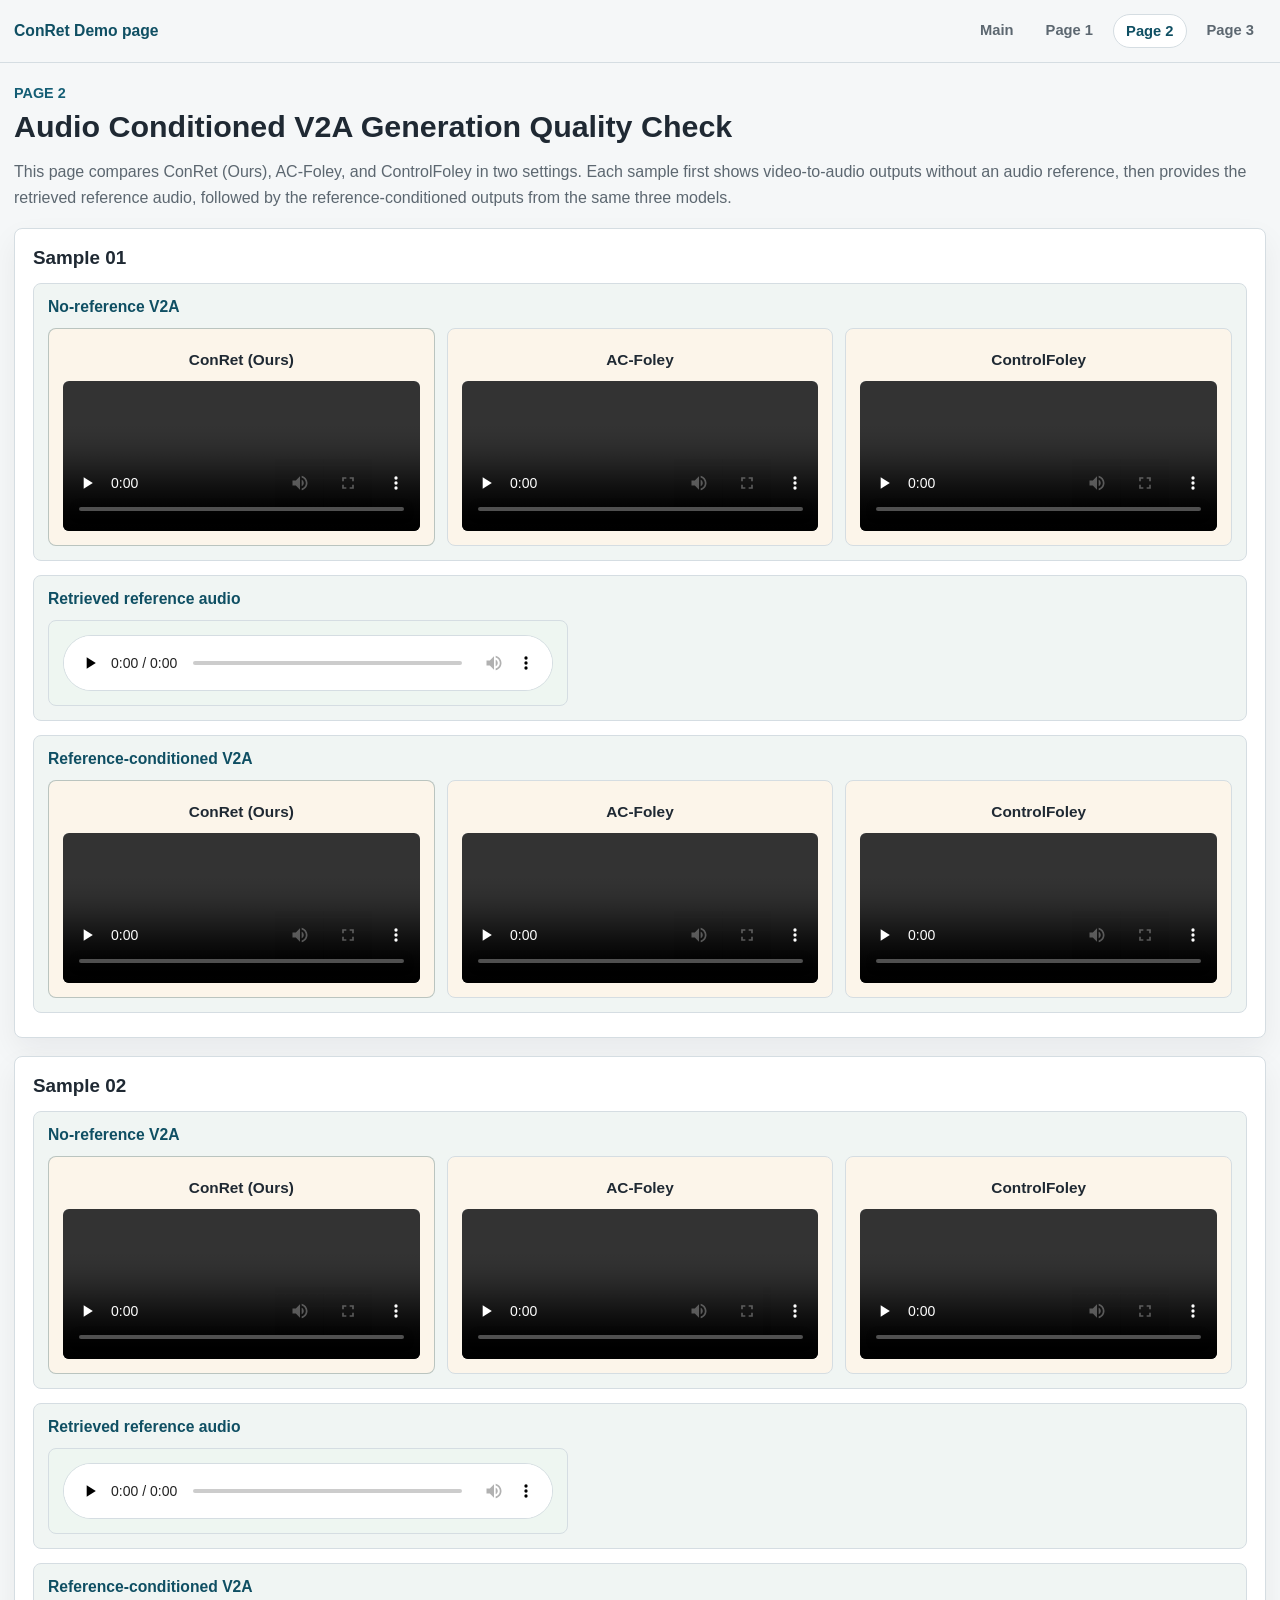
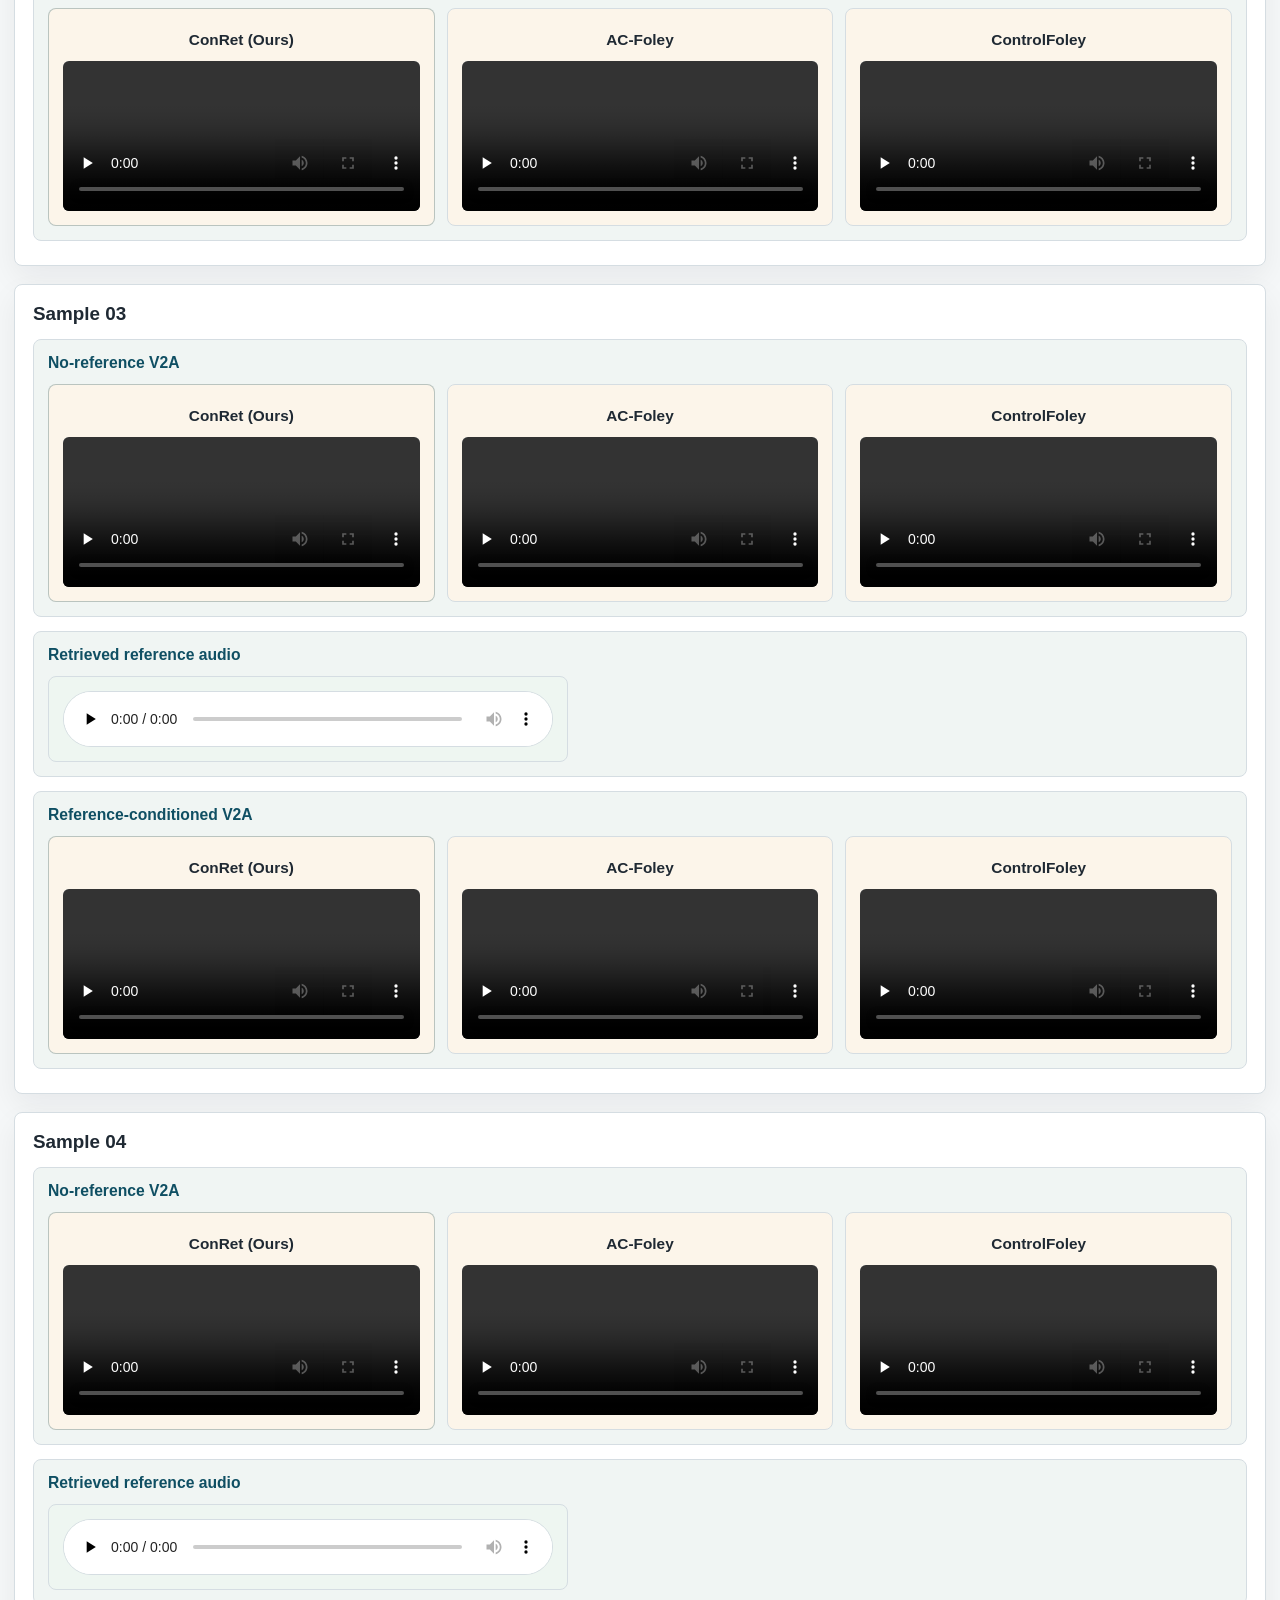
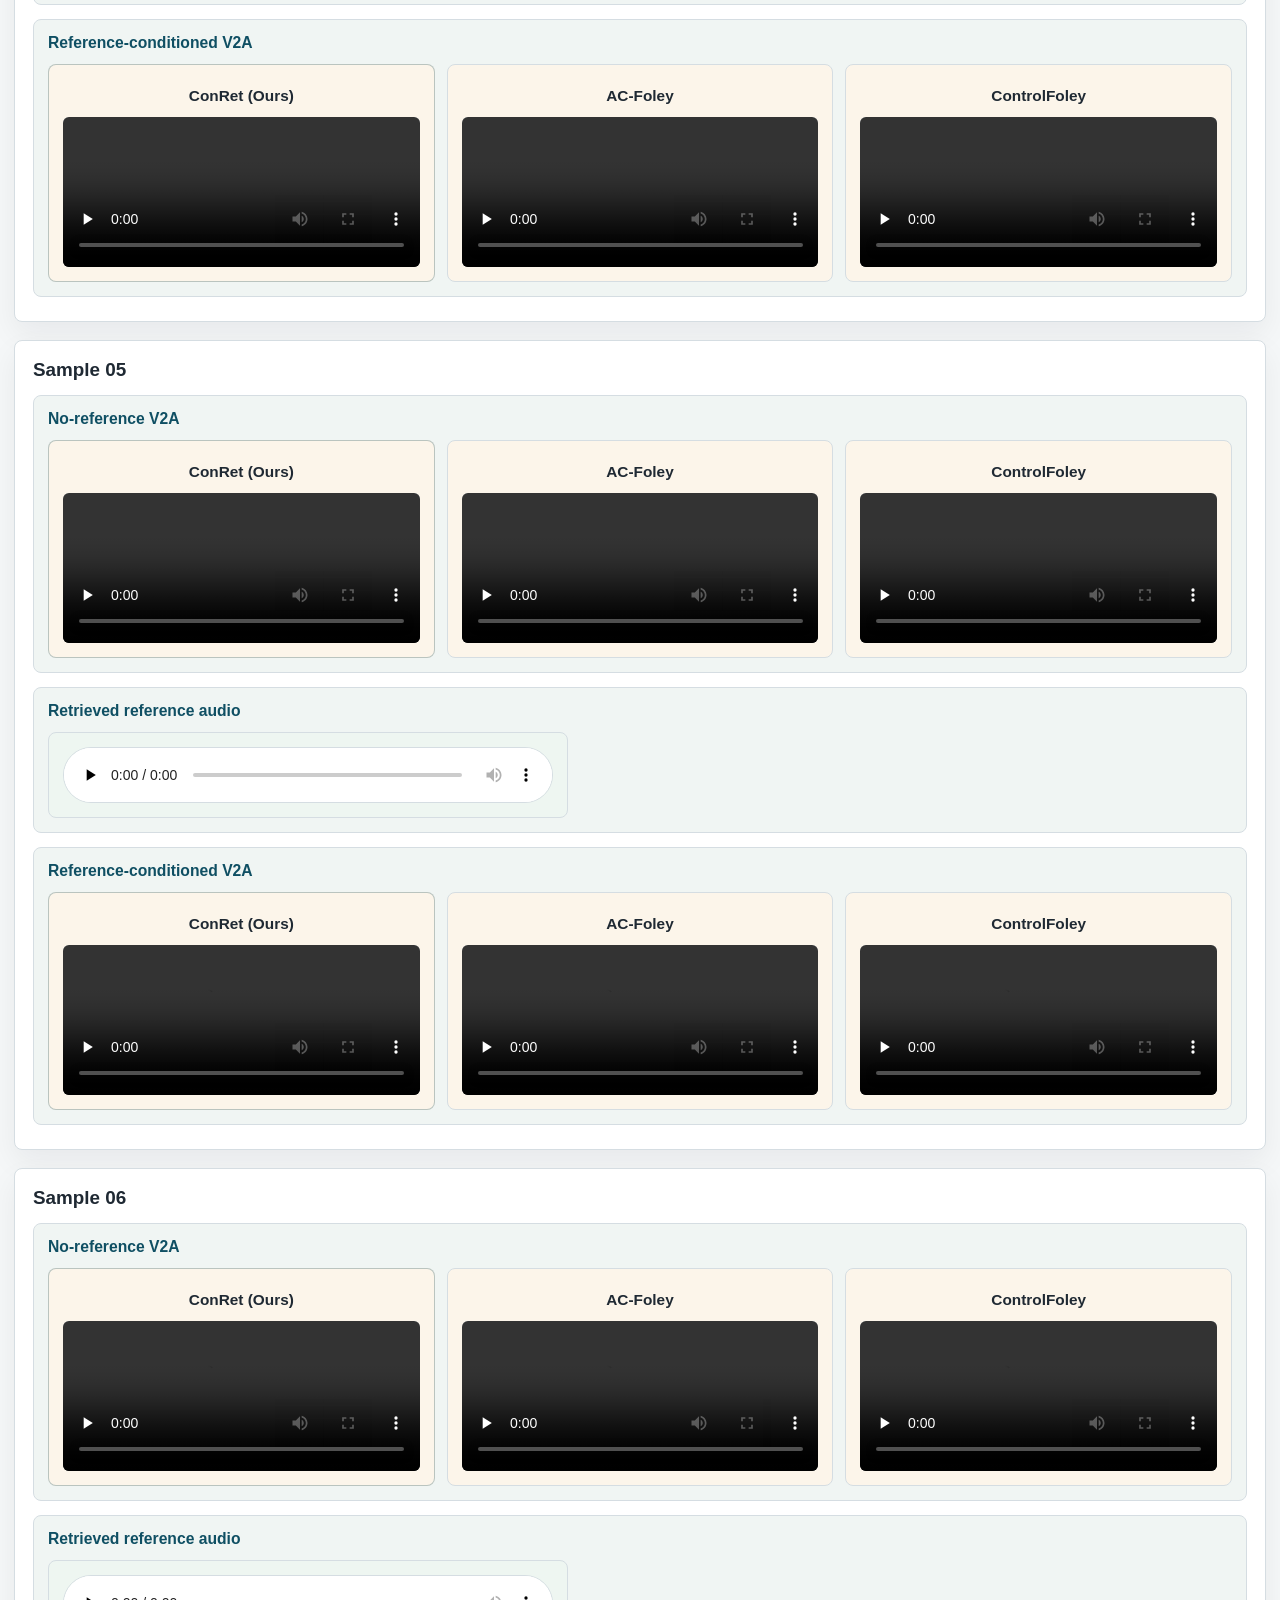
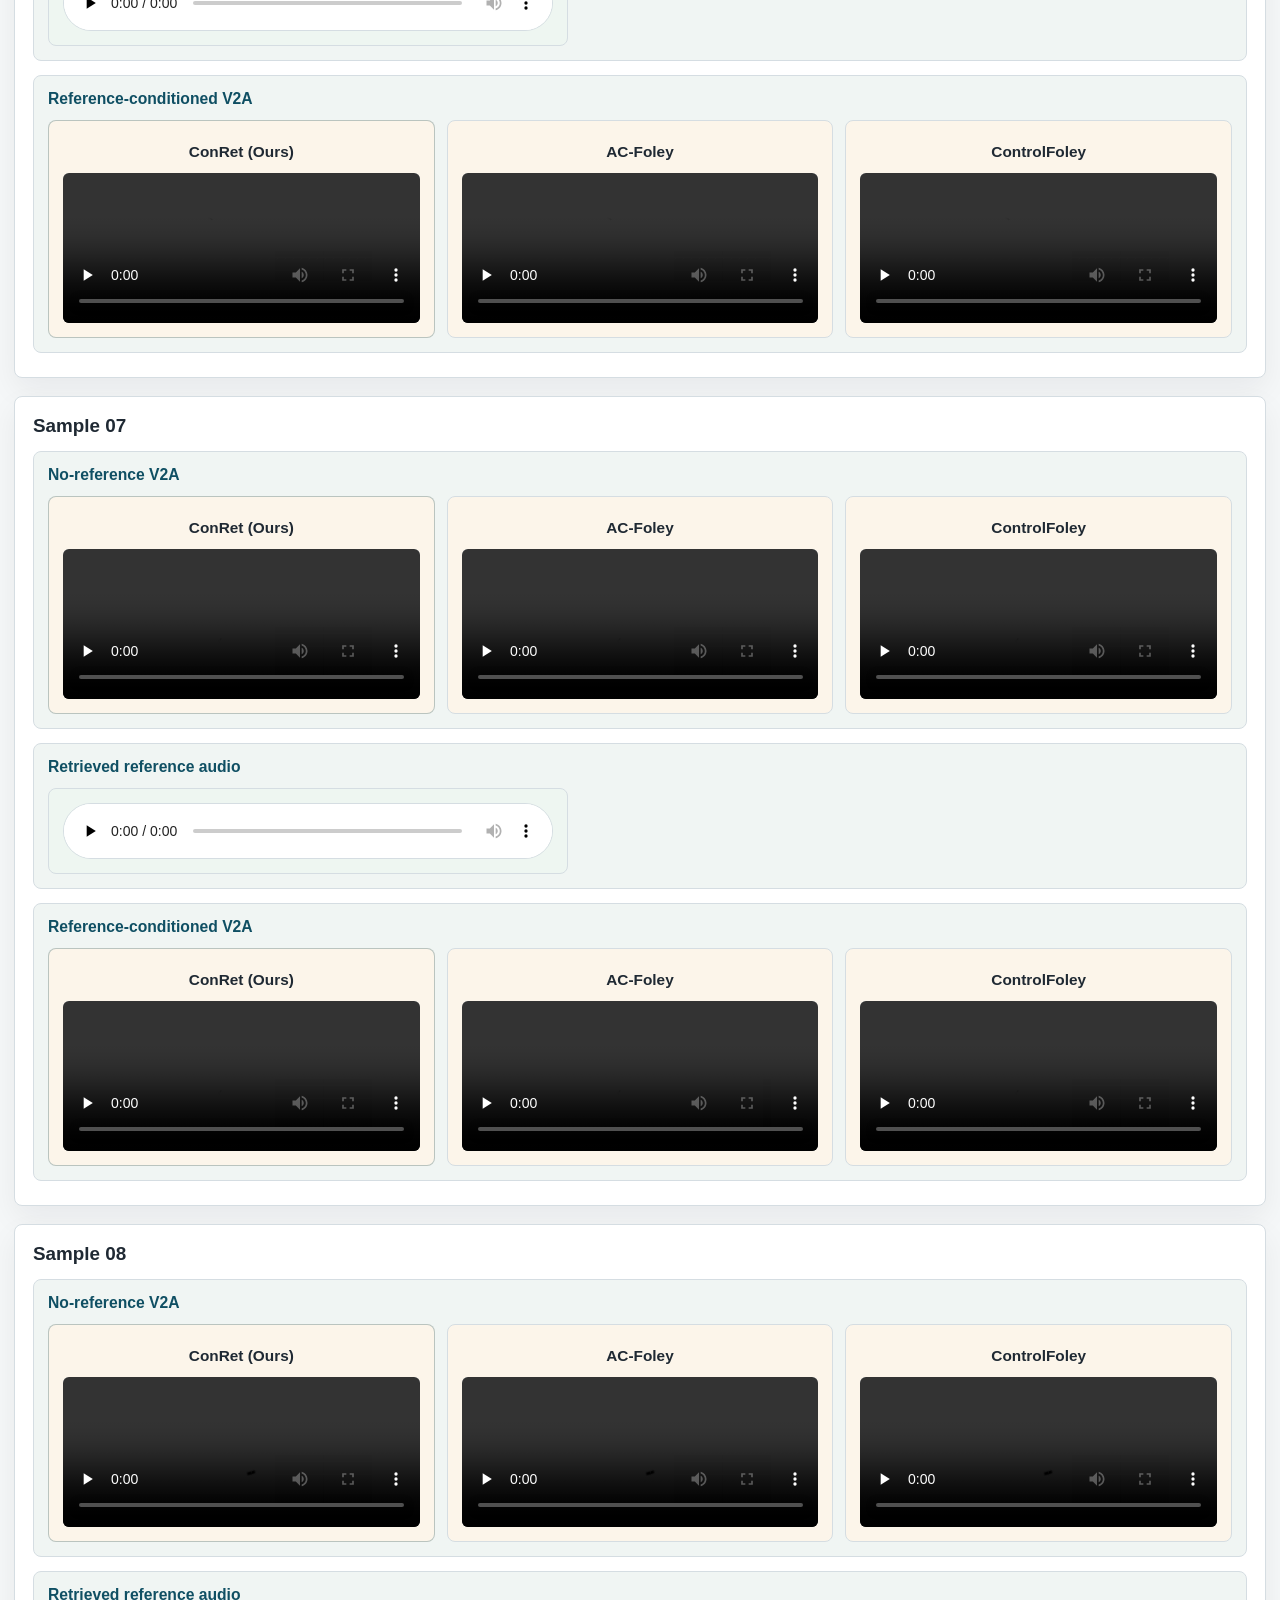
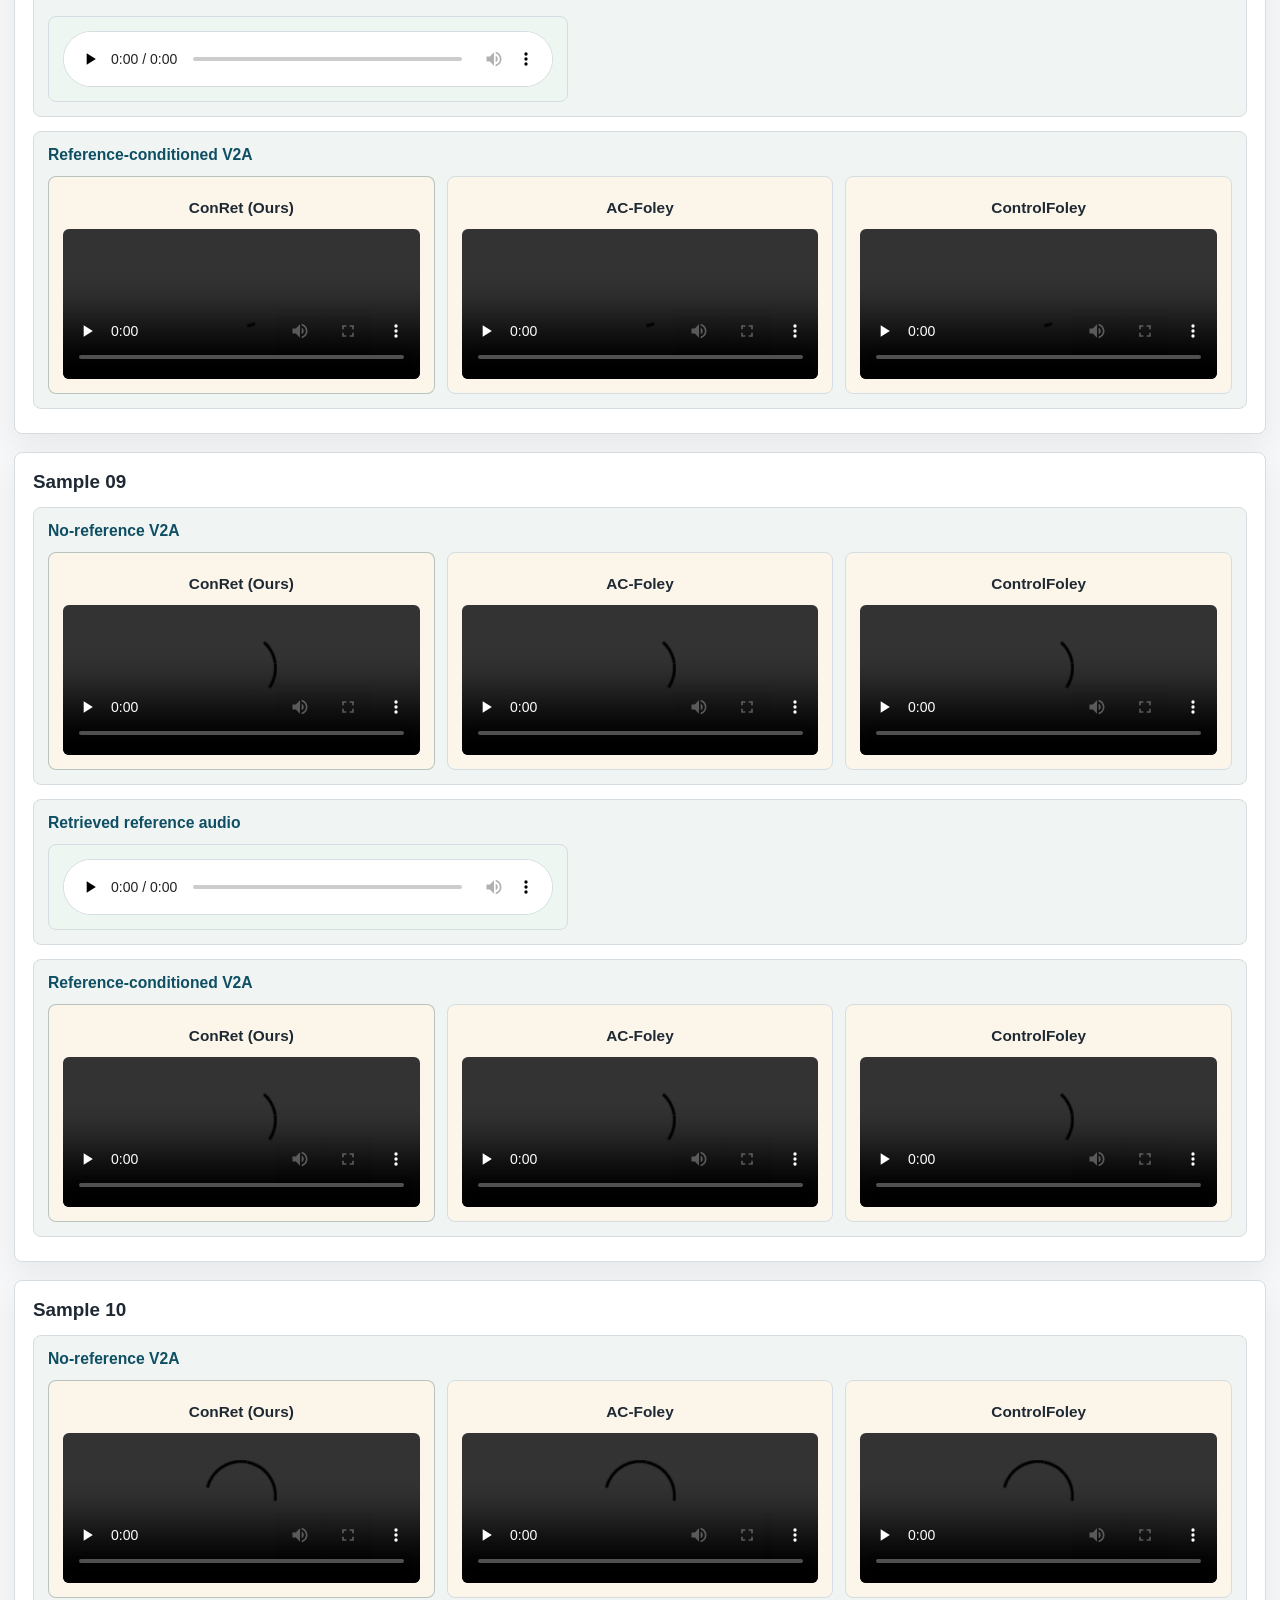
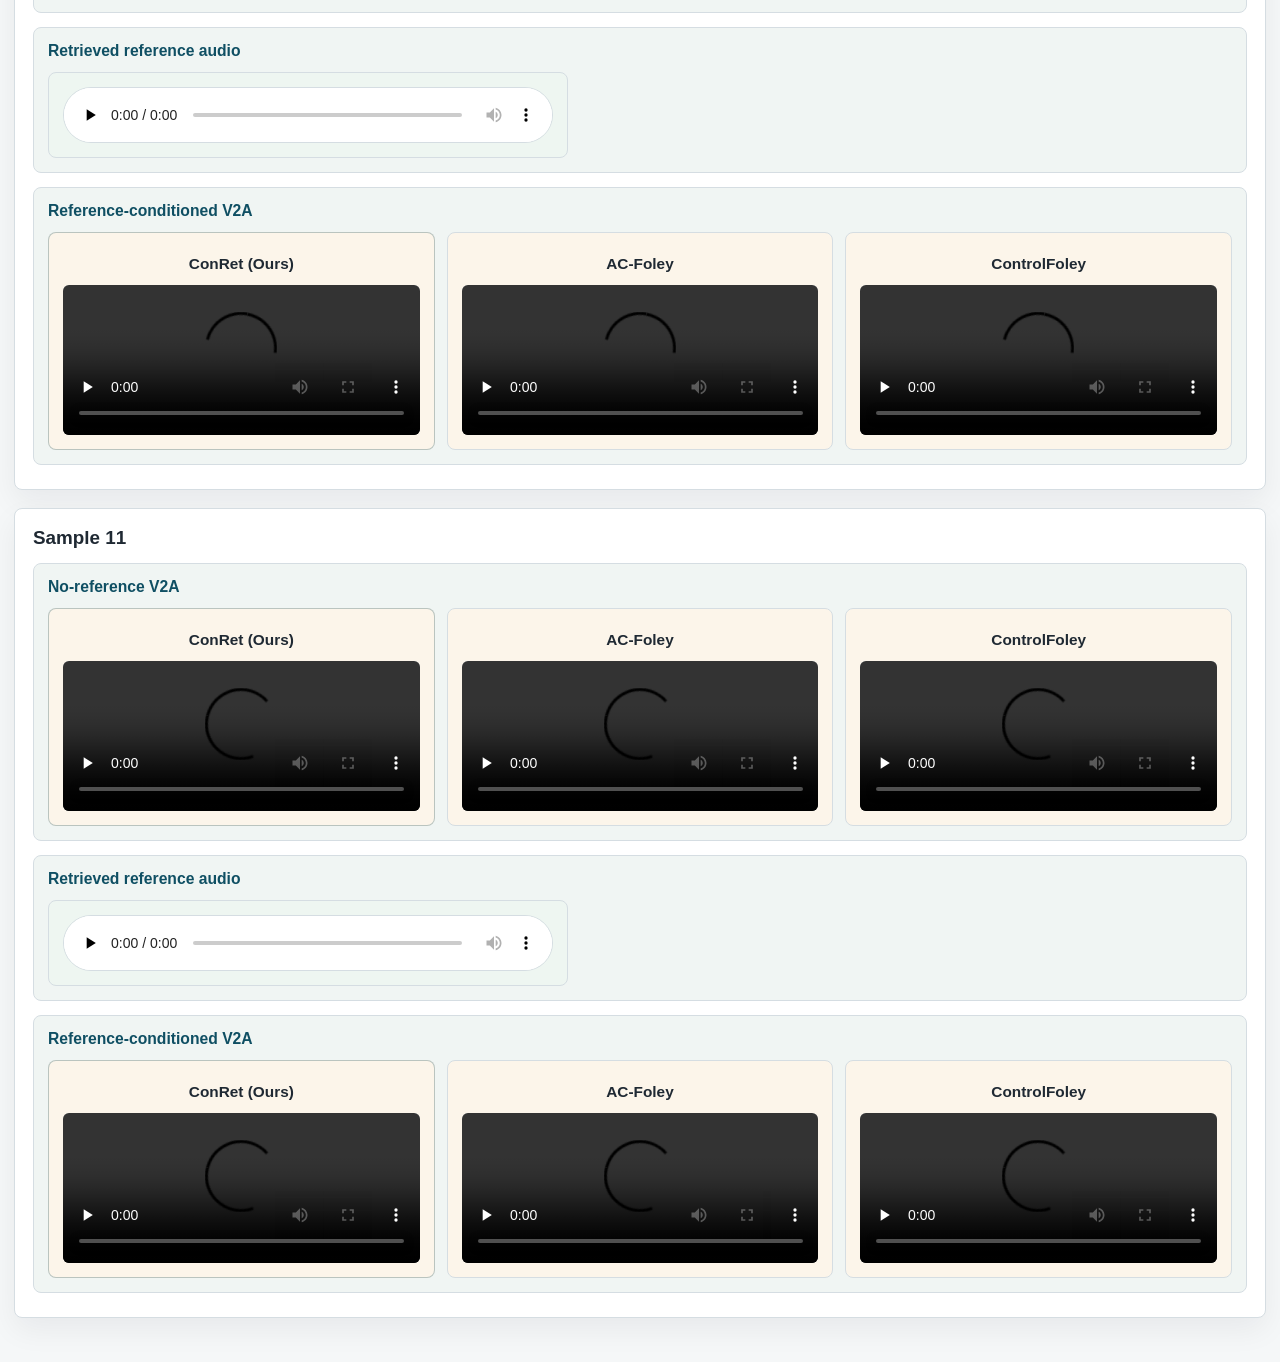
<file: page2.html>
<!DOCTYPE html>
<html lang="en">
<head>
  <meta charset="UTF-8">
  <meta name="viewport" content="width=device-width, initial-scale=1.0">
  <title>Page 2 - Audio Conditioned V2A Generation Quality Check</title>
  <link rel="stylesheet" href="styles.css">
</head>
<body data-page="v2a">
  <div class="site-shell">
    <header class="site-header">
      <div class="site-header-inner">
        <a class="brand-link" href="index.html">ConRet Demo page</a>
        <nav class="site-nav" aria-label="Page navigation">
          <a href="index.html">Main</a>
          <a data-nav="piano" href="page1.html">Page 1</a>
          <a data-nav="v2a" href="page2.html">Page 2</a>
          <a data-nav="t2a" href="page3.html">Page 3</a>
        </nav>
      </div>
    </header>

    <main class="detail-main">
      <section class="page-intro">
        <p class="page-kicker" id="page-kicker"></p>
        <h1 id="page-title"></h1>
        <p class="page-description" id="page-description"></p>
      </section>

      <div class="sample-list" id="content">
        <div class="state-message">Loading shared samples...</div>
      </div>
    </main>
  </div>

  <script type="module" src="app.js"></script>
</body>
</html>
</file>
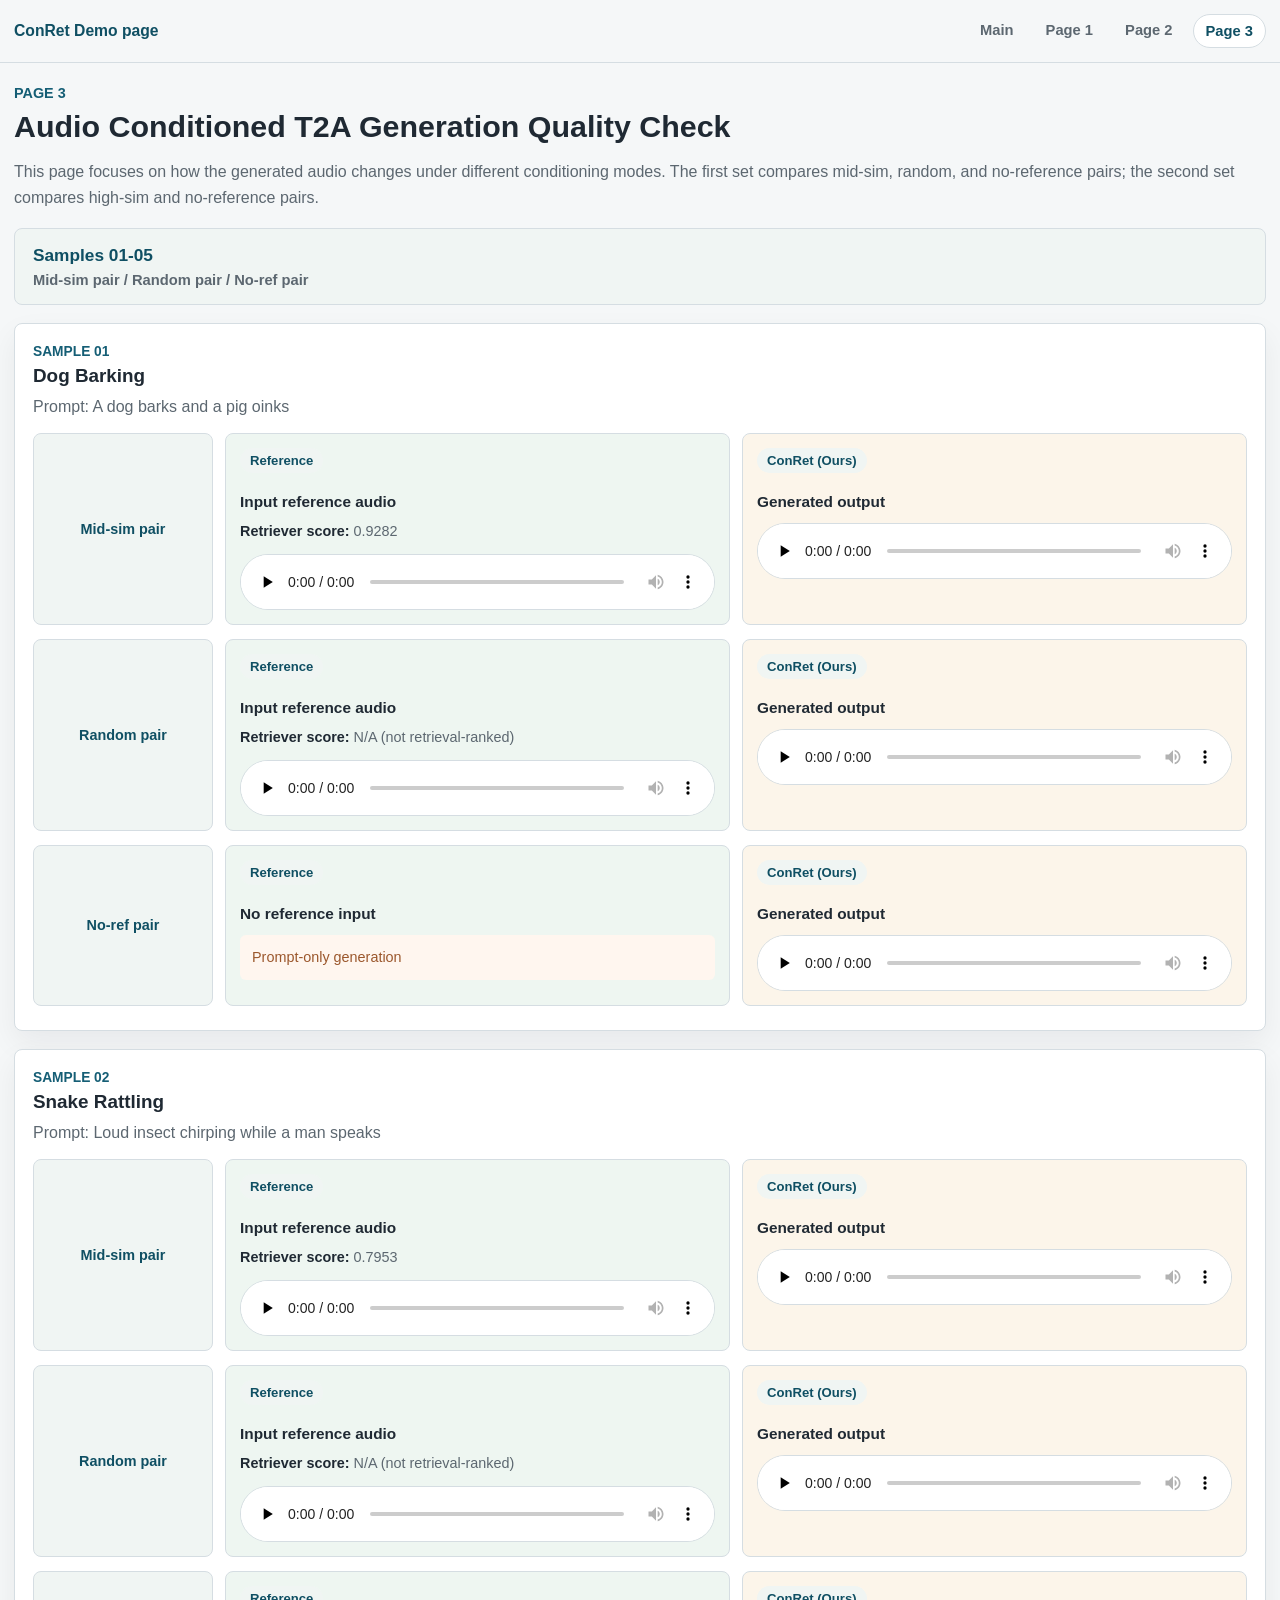
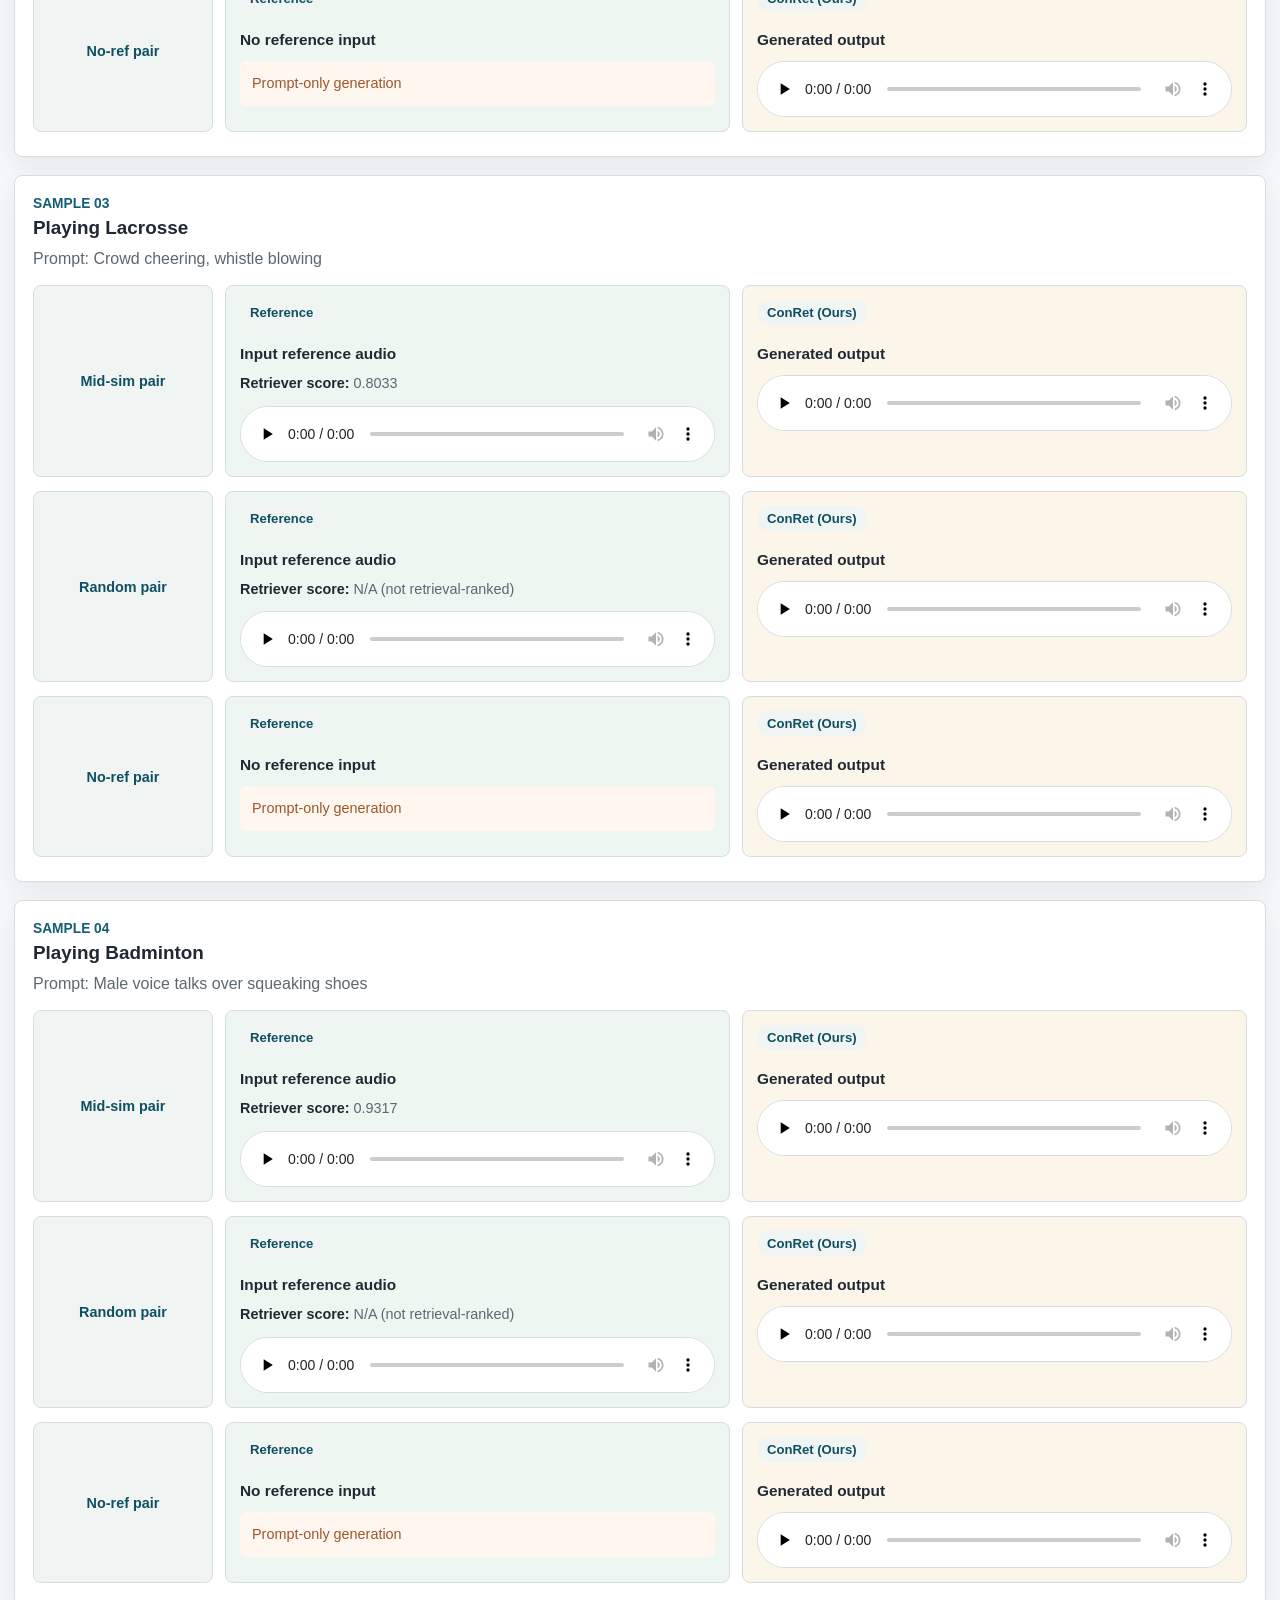
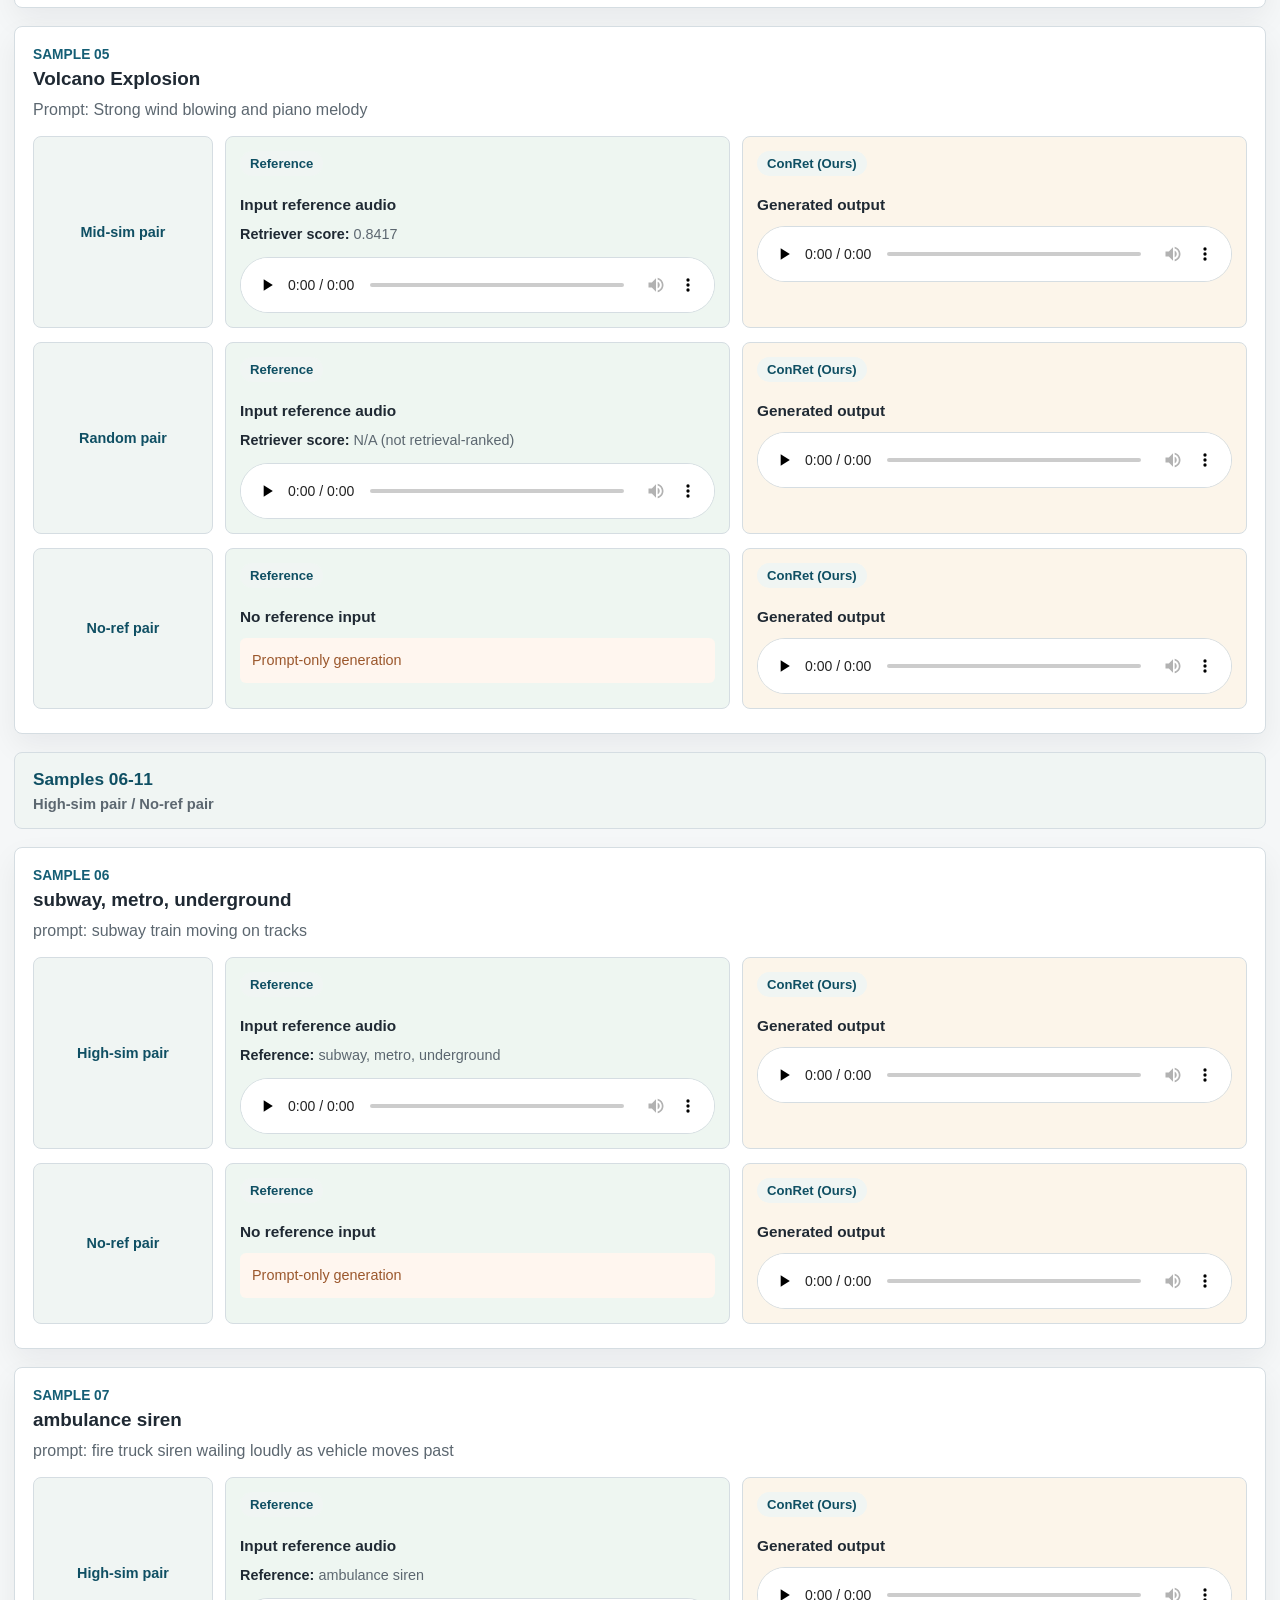
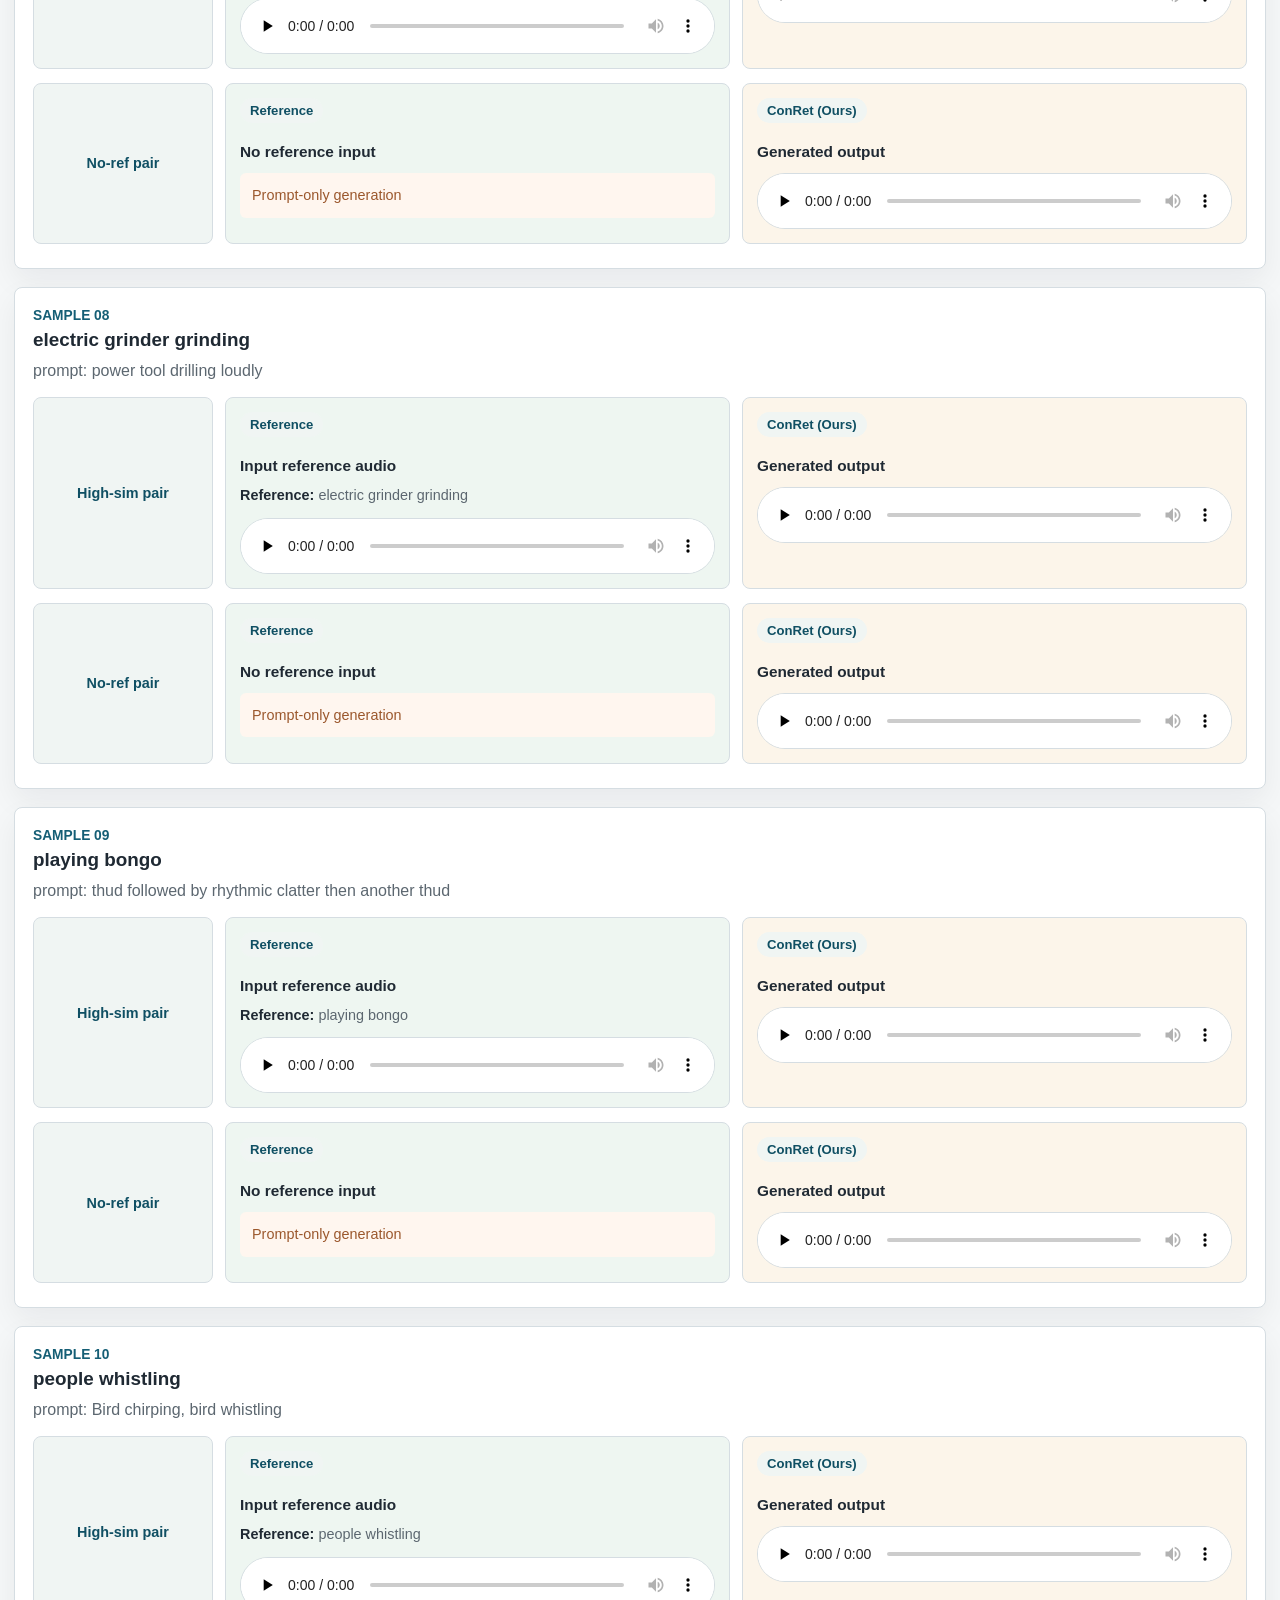
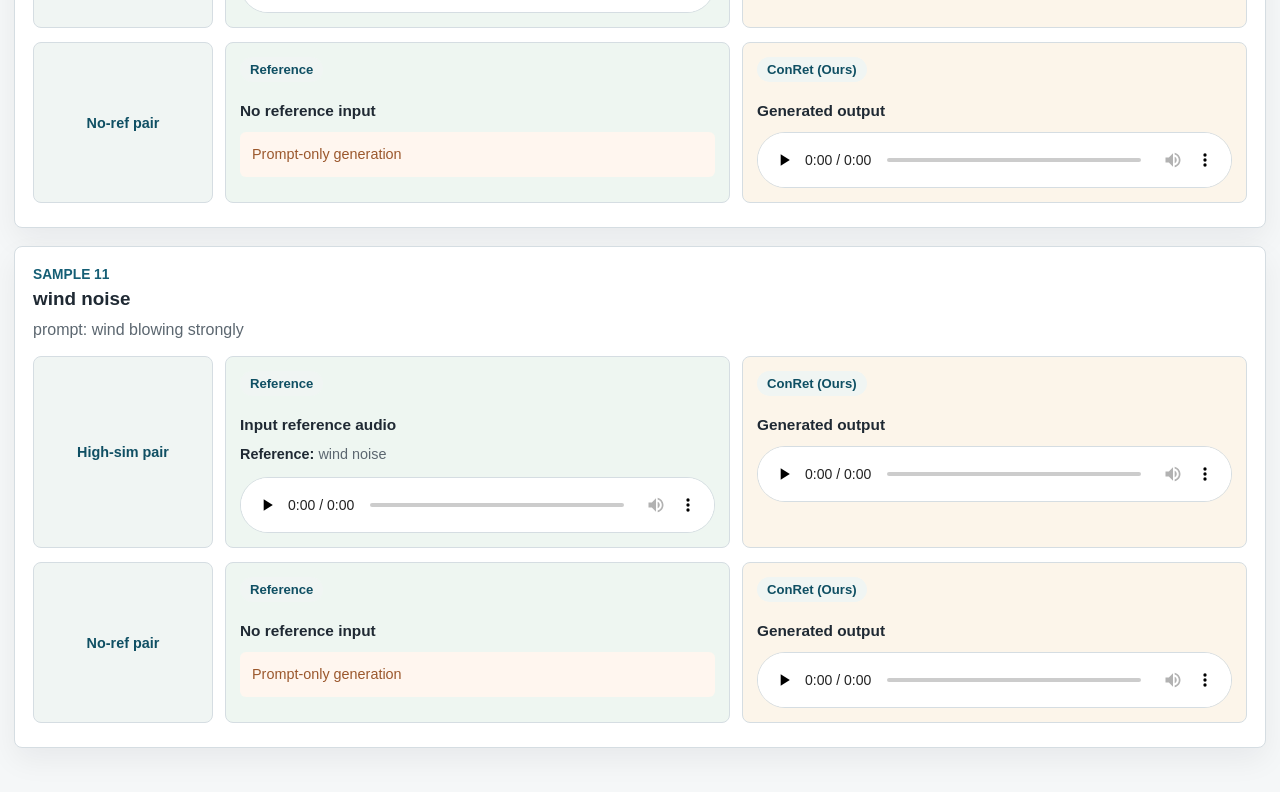
<file: page3.html>
<!DOCTYPE html>
<html lang="en">
<head>
  <meta charset="UTF-8">
  <meta name="viewport" content="width=device-width, initial-scale=1.0">
  <title>Page 3 - Audio Conditioned T2A Generation Quality Check</title>
  <link rel="stylesheet" href="styles.css">
</head>
<body data-page="t2a">
  <div class="site-shell">
    <header class="site-header">
      <div class="site-header-inner">
        <a class="brand-link" href="index.html">ConRet Demo page</a>
        <nav class="site-nav" aria-label="Page navigation">
          <a href="index.html">Main</a>
          <a data-nav="piano" href="page1.html">Page 1</a>
          <a data-nav="v2a" href="page2.html">Page 2</a>
          <a data-nav="t2a" href="page3.html">Page 3</a>
        </nav>
      </div>
    </header>

    <main class="detail-main">
      <section class="page-intro">
        <p class="page-kicker" id="page-kicker"></p>
        <h1 id="page-title"></h1>
        <p class="page-description" id="page-description"></p>
      </section>

      <div class="sample-list" id="content">
        <div class="state-message">Loading shared samples...</div>
      </div>
    </main>
  </div>

  <script type="module" src="app.js"></script>
</body>
</html>
</file>
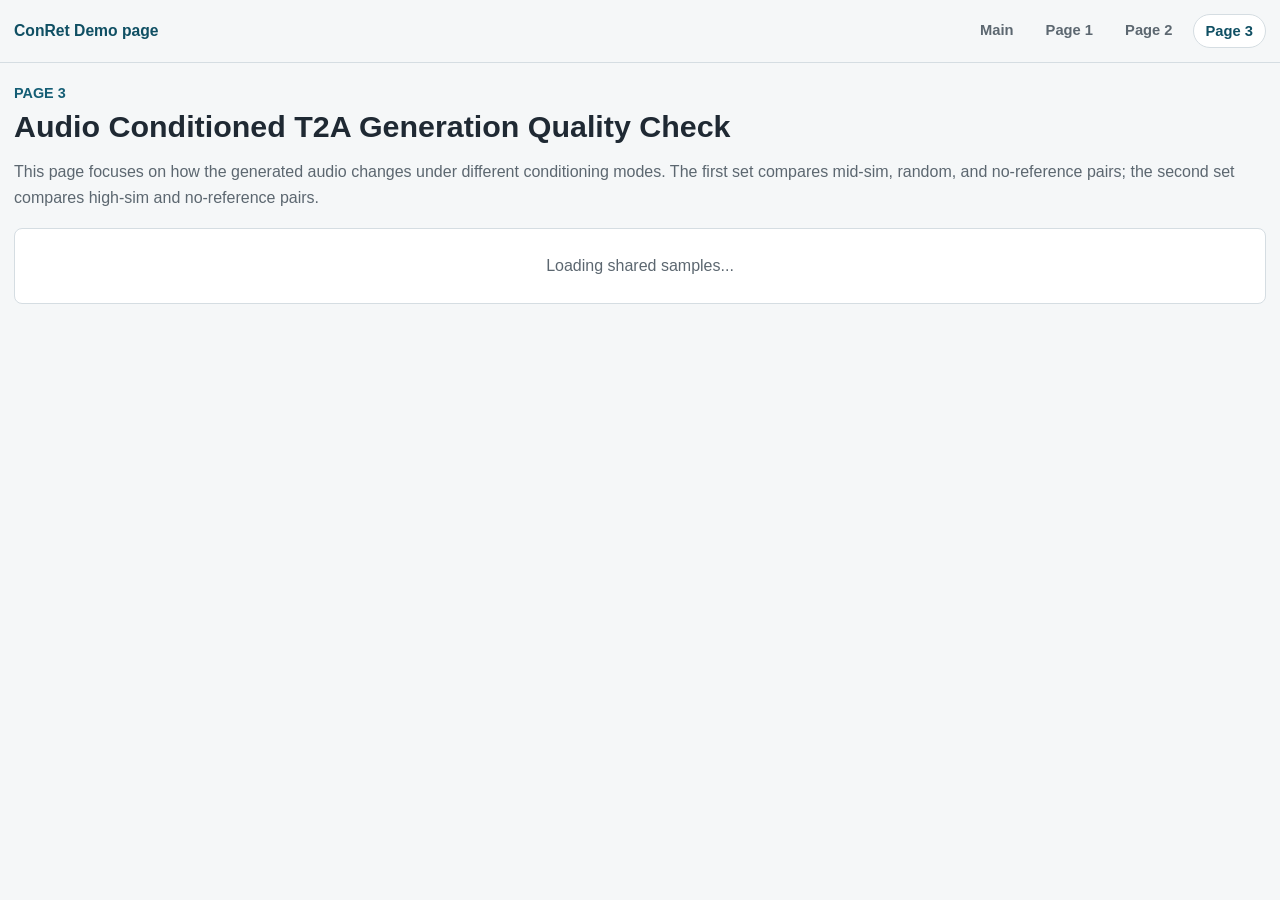
<file: t2a.html>
<!DOCTYPE html>
<html lang="en">
<head>
  <meta charset="UTF-8">
  <meta http-equiv="refresh" content="0; url=page3.html">
  <meta name="viewport" content="width=device-width, initial-scale=1.0">
  <title>Redirecting to Page 3</title>
  <link rel="canonical" href="page3.html">
</head>
<body>
  <p><a href="page3.html">Go to Page 3</a></p>
</body>
</html>
</file>
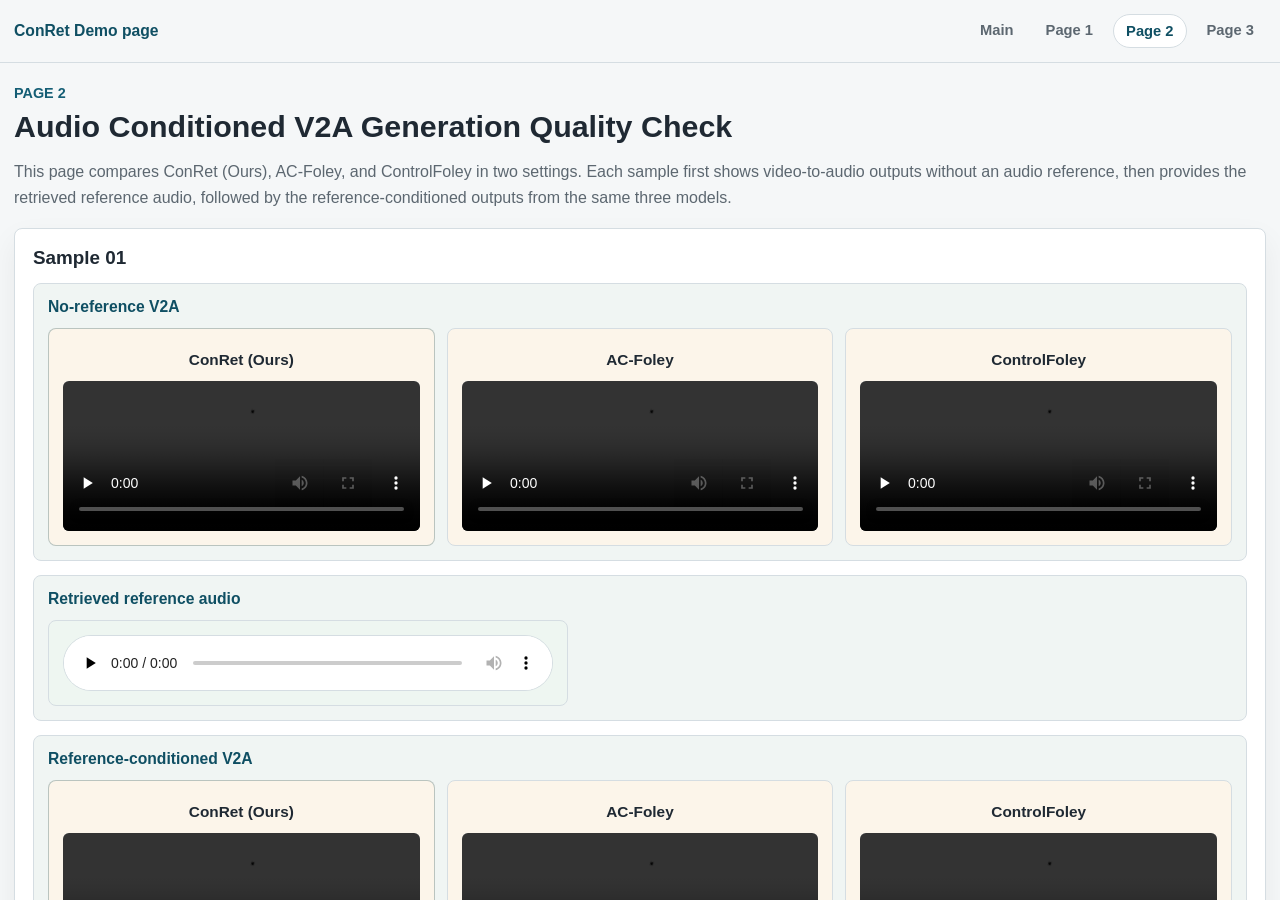
<file: v2a.html>
<!DOCTYPE html>
<html lang="en">
<head>
  <meta charset="UTF-8">
  <meta http-equiv="refresh" content="0; url=page2.html">
  <meta name="viewport" content="width=device-width, initial-scale=1.0">
  <title>Redirecting to Page 2</title>
  <link rel="canonical" href="page2.html">
</head>
<body>
  <p><a href="page2.html">Go to Page 2</a></p>
</body>
</html>
</file>
<file: styles.css>
:root {
  --bg: #f5f7f8;
  --surface: #ffffff;
  --surface-soft: #f0f5f3;
  --surface-alt: #fbf7f0;
  --text: #1f2933;
  --muted: #5c6770;
  --line: #d5dde2;
  --accent: #155e75;
  --accent-strong: #0f4f63;
  --ref-tint: #eef6f1;
  --gen-tint: #fcf5ea;
  --shadow: 0 12px 30px rgba(15, 23, 32, 0.06);
  --radius: 8px;
  --page-width: 1420px;
  --landing-width: 1120px;
}

* {
  box-sizing: border-box;
}

body {
  margin: 0;
  background: var(--bg);
  color: var(--text);
  font-family: Inter, "Segoe UI", Arial, sans-serif;
  overflow-x: hidden;
}

a {
  color: inherit;
}

.site-shell {
  min-height: 100vh;
}

.site-header {
  border-bottom: 1px solid var(--line);
  background: rgba(245, 247, 248, 0.97);
}

.site-header-inner {
  width: min(var(--page-width), calc(100vw - 28px));
  margin: 0 auto;
  display: flex;
  align-items: center;
  justify-content: space-between;
  gap: 16px;
  padding: 14px 0;
}

.brand-link {
  text-decoration: none;
  font-size: 0.98rem;
  font-weight: 700;
  color: var(--accent-strong);
}

.site-nav {
  display: flex;
  gap: 8px;
  flex-wrap: wrap;
}

.site-nav a {
  text-decoration: none;
  padding: 8px 12px;
  border-radius: 999px;
  color: var(--muted);
  font-size: 0.92rem;
  font-weight: 600;
}

.site-nav a.is-active {
  background: var(--surface);
  color: var(--accent-strong);
  border: 1px solid var(--line);
}

.landing-main {
  width: min(var(--landing-width), calc(100vw - 28px));
  margin: 0 auto;
  padding: 28px 0 52px;
}

.landing-hero h1,
.page-intro h1 {
  margin: 8px 0 0;
  font-size: clamp(1.9rem, 2vw, 2.5rem);
  line-height: 1.12;
}

.page-kicker {
  margin: 0;
  color: var(--accent);
  font-size: 0.9rem;
  font-weight: 700;
  text-transform: uppercase;
}

.hero-copy,
.page-description,
.section-head p,
.info-panel p,
.page-card p,
.footnote-section p,
.notice-band span,
.section-note {
  color: var(--muted);
  line-height: 1.6;
}

.notice-band {
  display: flex;
  gap: 10px;
  align-items: baseline;
  padding: 14px 16px;
  margin-top: 22px;
  border: 1px solid var(--line);
  border-radius: var(--radius);
  background: var(--surface);
  box-shadow: var(--shadow);
}

.landing-grid,
.page-card-grid,
.results-grid,
.figure-stack {
  display: grid;
  gap: 18px;
}

.landing-grid {
  grid-template-columns: 1fr;
  margin-top: 24px;
}

.info-panel,
.result-panel,
.page-card,
.footnote-section,
.figure-panel {
  padding: 22px;
  border: 1px solid var(--line);
  border-radius: var(--radius);
  background: var(--surface);
  box-shadow: var(--shadow);
}

.info-panel h2,
.section-head h2,
.result-panel h3,
.page-card h3,
.audio-group-head h3 {
  margin: 0 0 10px;
  font-size: 1.1rem;
}

.results-section,
.figures-section,
.pages-section,
.footnote-section {
  margin-top: 28px;
}

.section-head {
  margin-bottom: 16px;
}

.section-head p {
  margin: 0;
}

.results-grid {
  grid-template-columns: 1fr;
}

.figure-stack {
  grid-template-columns: 1fr;
}

.figure-panel.is-compact .figure-viewer-wrap {
  width: 50%;
  margin: 0 auto;
}

.figure-viewer-link {
  display: block;
  text-decoration: none;
}

.figure-viewer-wrap {
  border: 1px solid var(--line);
  border-radius: var(--radius);
  overflow: hidden;
  background: #ffffff;
}

.figure-image {
  display: block;
  width: 100%;
  height: auto;
  background: #ffffff;
}

.figure-caption {
  margin: 16px 0 0;
  color: var(--muted);
  line-height: 1.7;
}

.figure-name {
  margin-top: 14px;
  text-align: center;
  color: var(--text);
  font-size: 0.92rem;
  font-weight: 700;
}

.table-wrap {
  overflow-x: auto;
}

table {
  width: 100%;
  border-collapse: collapse;
  font-size: 0.94rem;
}

th,
td {
  text-align: left;
  padding: 10px 12px;
  border-bottom: 1px solid var(--line);
}

th {
  color: var(--muted);
  font-size: 0.84rem;
  text-transform: uppercase;
}

.page-card-grid {
  grid-template-columns: 1fr;
}

.panel-tag {
  display: inline-flex;
  align-items: center;
  justify-content: center;
  padding: 5px 10px;
  border-radius: 999px;
  background: var(--surface-soft);
  color: var(--accent-strong);
  font-size: 0.82rem;
  font-weight: 700;
  margin-bottom: 12px;
}

.demo-link {
  display: inline-flex;
  align-items: center;
  justify-content: center;
  margin-top: 14px;
  padding: 10px 14px;
  border-radius: 999px;
  border: 1px solid var(--line);
  background: var(--surface-soft);
  text-decoration: none;
  font-weight: 700;
  color: var(--accent-strong);
}

.detail-main {
  width: min(var(--page-width), calc(100vw - 28px));
  margin: 0 auto;
  padding: 22px 0 44px;
  min-width: 0;
}

.page-intro {
  margin-bottom: 18px;
}

.sample-list {
  display: grid;
  gap: 18px;
  min-width: 0;
}

.sample-block {
  padding: 18px;
  border: 1px solid var(--line);
  border-radius: var(--radius);
  background: var(--surface);
  box-shadow: var(--shadow);
  min-width: 0;
  overflow-x: hidden;
}

.sample-group-head {
  padding: 16px 18px;
  border: 1px solid var(--line);
  border-radius: var(--radius);
  background: var(--surface-soft);
}

.sample-group-head h2 {
  margin: 0;
  color: var(--accent-strong);
  font-size: 1.08rem;
}

.sample-group-head p {
  margin: 6px 0 0;
  color: var(--muted);
  font-size: 0.92rem;
  font-weight: 700;
}

.sample-head {
  margin-bottom: 14px;
}

.sample-index {
  display: inline-block;
  margin-bottom: 6px;
  color: var(--accent);
  font-size: 0.86rem;
  font-weight: 700;
  text-transform: uppercase;
}

.sample-title {
  margin: 0;
  font-size: 1.18rem;
}

.sample-subtitle {
  margin: 8px 0 0;
  color: var(--muted);
  line-height: 1.5;
}

.sample-grid {
  display: grid;
  gap: 12px;
}

.sample-scroll {
  overflow-x: auto;
  overflow-y: hidden;
  padding-bottom: 6px;
  max-width: 100%;
  min-width: 0;
  overscroll-behavior-x: contain;
}

.v2a-compare {
  display: grid;
  grid-template-columns: 180px repeat(4, minmax(0, 1fr));
  gap: 12px;
  min-width: 1380px;
}

.v2a-head-spacer {
  min-height: 1px;
}

.matrix-head-cell {
  padding: 10px 12px;
  border: 1px solid var(--line);
  border-radius: var(--radius);
  background: var(--surface-soft);
  color: var(--accent-strong);
  font-size: 0.88rem;
  font-weight: 700;
  text-align: center;
}

.v2a-row-label {
  display: flex;
  align-items: center;
  justify-content: center;
  padding: 12px;
  border: 1px solid var(--line);
  border-radius: var(--radius);
  background: var(--surface-soft);
  color: var(--accent-strong);
  font-size: 0.9rem;
  font-weight: 700;
  text-align: center;
}

.v2a-listening-layout {
  display: grid;
  gap: 14px;
  min-width: 1040px;
}

.v2a-stage {
  padding: 14px;
  border: 1px solid var(--line);
  border-radius: var(--radius);
  background: var(--surface-soft);
}

.v2a-stage-title {
  margin: 0 0 12px;
  color: var(--accent-strong);
  font-size: 0.98rem;
  font-weight: 800;
}

.v2a-video-row {
  display: grid;
  grid-template-columns: repeat(3, minmax(0, 1fr));
  gap: 12px;
}

.v2a-output-card {
  background: #ffffff;
}

.v2a-output-card.ours {
  border-color: rgba(76, 116, 121, 0.38);
  background: #f6fbfa;
}

.v2a-output-card strong {
  margin-top: 0;
  color: var(--text);
  text-align: center;
}

.v2a-output-card video {
  height: 150px;
  margin-top: 10px;
}

.v2a-reference-card {
  max-width: 520px;
  background: #ffffff;
}

.v2a-reference-card .audio-shell {
  margin-top: 0;
}

.grid-2 {
  grid-template-columns: repeat(2, minmax(0, 1fr));
  min-width: 720px;
}

.grid-3 {
  grid-template-columns: repeat(3, minmax(0, 1fr));
  min-width: 1020px;
}

.grid-4 {
  grid-template-columns: repeat(4, minmax(0, 1fr));
  min-width: 1120px;
}

.grid-3-wide {
  grid-template-columns: repeat(3, minmax(0, 1fr));
  min-width: 1020px;
}

.media-panel {
  padding: 14px;
  border: 1px solid var(--line);
  border-radius: var(--radius);
  background: #fcfdfd;
}

.media-panel.ref-panel {
  background: var(--ref-tint);
}

.media-panel.gen-panel {
  background: var(--gen-tint);
}

.media-panel strong {
  display: block;
  margin-top: 8px;
  font-size: 0.96rem;
}

.meta-list {
  display: grid;
  gap: 6px;
  margin-top: 10px;
}

.meta-row {
  font-size: 0.9rem;
  line-height: 1.45;
  color: var(--muted);
}

.meta-row span {
  color: var(--text);
  font-weight: 600;
}

.media-panel video,
.media-panel audio {
  display: block;
  width: 100%;
  border-radius: 6px;
}

.media-panel video {
  margin-top: 12px;
  aspect-ratio: 16 / 9;
  object-fit: contain;
  background: #e7edf0;
}

.audio-shell {
  width: 100%;
  margin-top: 12px;
  background: #ffffff;
  border: 1px solid var(--line);
  border-radius: 999px;
  overflow: hidden;
}

.media-panel audio {
  margin-top: 0;
  border: 0;
  border-radius: 0;
  background: #ffffff;
}

.media-panel audio::-webkit-media-controls-enclosure,
.media-panel audio::-webkit-media-controls-panel {
  background: #ffffff;
  border-radius: 999px;
}

.bare-media-cell {
  display: flex;
  align-items: center;
  justify-content: center;
}

.bare-media-cell audio,
.bare-media-cell video {
  margin-top: 0;
}

.bare-media-cell .audio-shell {
  margin-top: 0;
}

.piano-panel video {
  height: 188px;
}

.v2a-panel video {
  height: 144px;
}

.audio-group {
  margin-top: 16px;
}

.audio-group-head {
  display: flex;
  align-items: baseline;
  justify-content: space-between;
  gap: 12px;
  margin-bottom: 10px;
}

.audio-group-head p {
  margin: 0;
  color: var(--muted);
  font-size: 0.92rem;
}

.t2a-pair-list {
  display: grid;
  gap: 14px;
  min-width: 1040px;
}

.t2a-pair-row {
  display: grid;
  grid-template-columns: 180px minmax(0, 1fr) minmax(0, 1fr);
  gap: 12px;
  align-items: stretch;
}

.t2a-pair-label {
  display: flex;
  align-items: center;
  justify-content: center;
  padding: 12px;
  border: 1px solid var(--line);
  border-radius: var(--radius);
  background: var(--surface-soft);
  color: var(--accent-strong);
  font-size: 0.9rem;
  font-weight: 700;
  text-align: center;
}

.state-message {
  padding: 28px;
  border: 1px solid var(--line);
  border-radius: var(--radius);
  background: var(--surface);
  color: var(--muted);
  text-align: center;
}

.state-message.is-error {
  color: #a33f28;
  background: #fff6f0;
}

.empty-media {
  margin-top: 12px;
  padding: 12px;
  border-radius: 6px;
  background: #fff6ef;
  color: #9b572c;
  font-size: 0.9rem;
  line-height: 1.45;
}

@media (max-width: 760px) {
  .site-header-inner {
    flex-direction: column;
    align-items: flex-start;
  }

  .site-nav {
    width: 100%;
  }

  .site-nav a {
    flex: 1 1 auto;
    text-align: center;
  }

  .notice-band {
    flex-direction: column;
    align-items: flex-start;
  }
}
</file>
